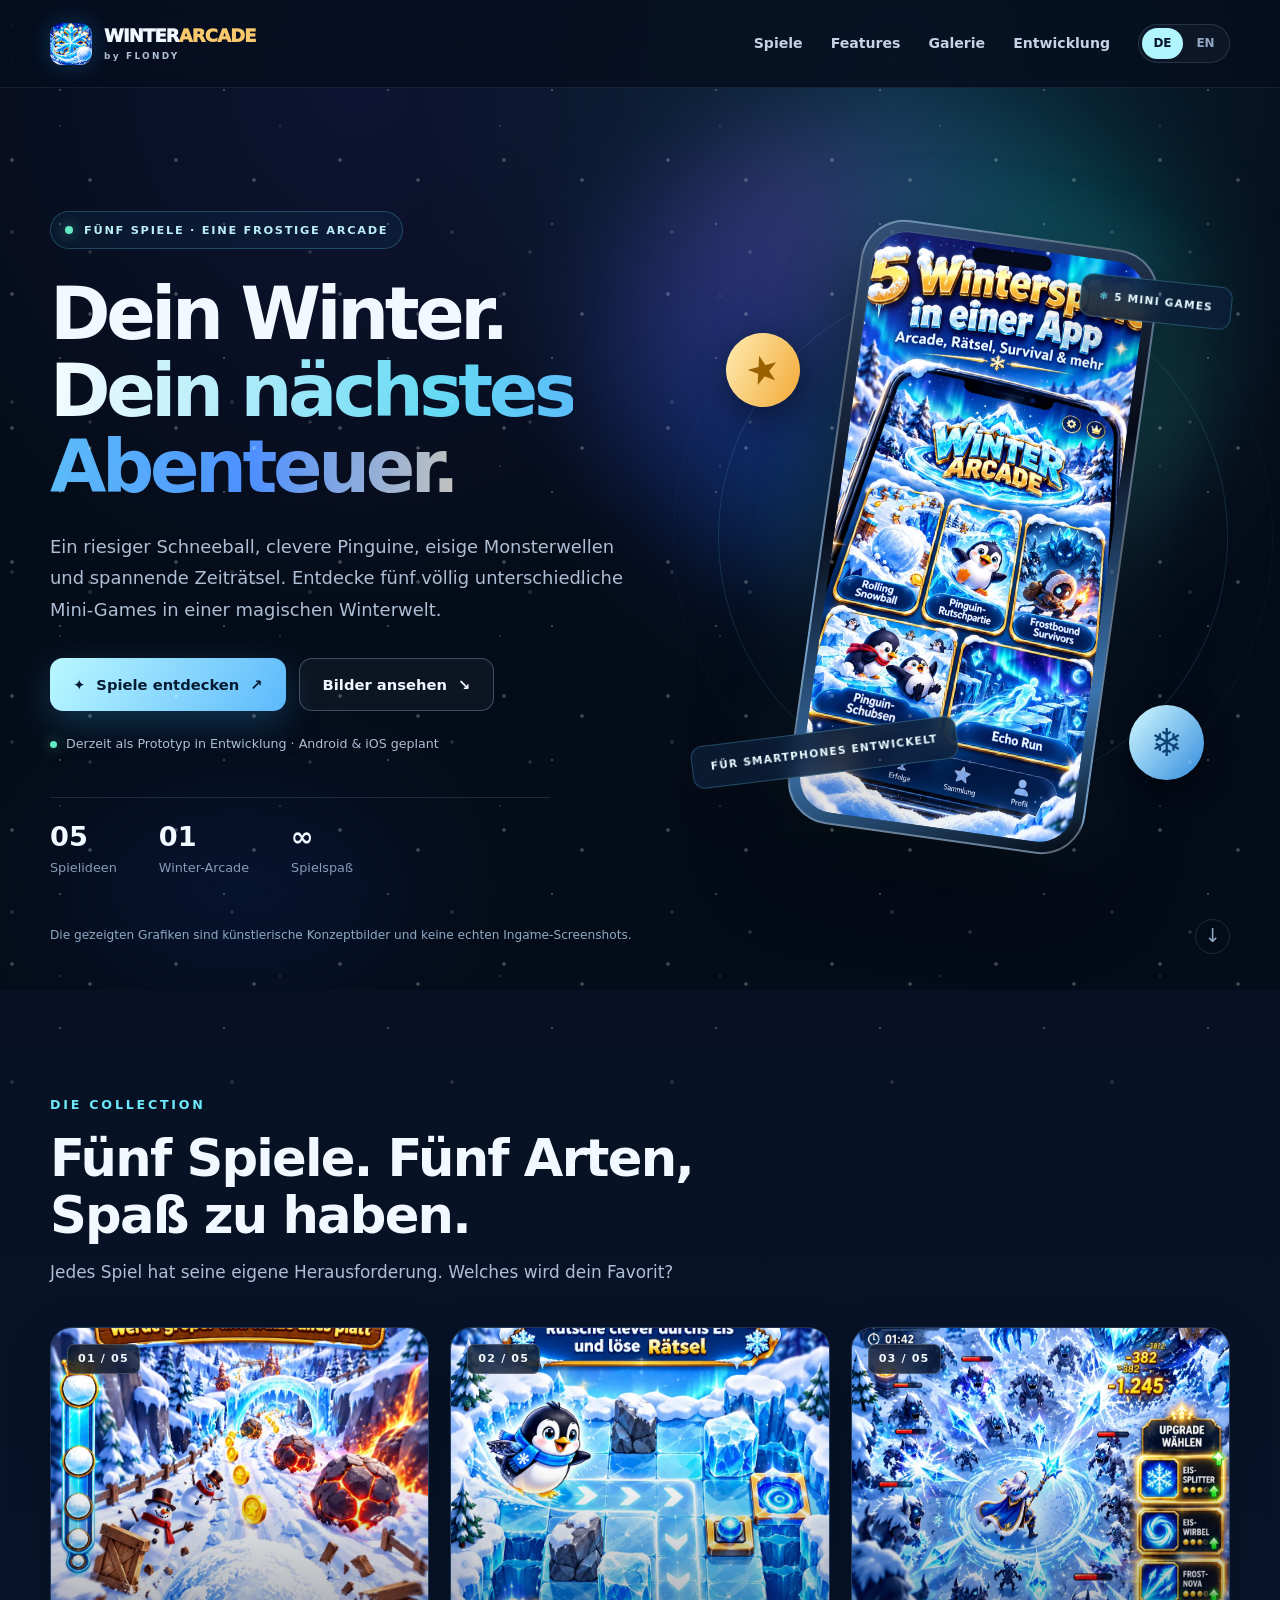
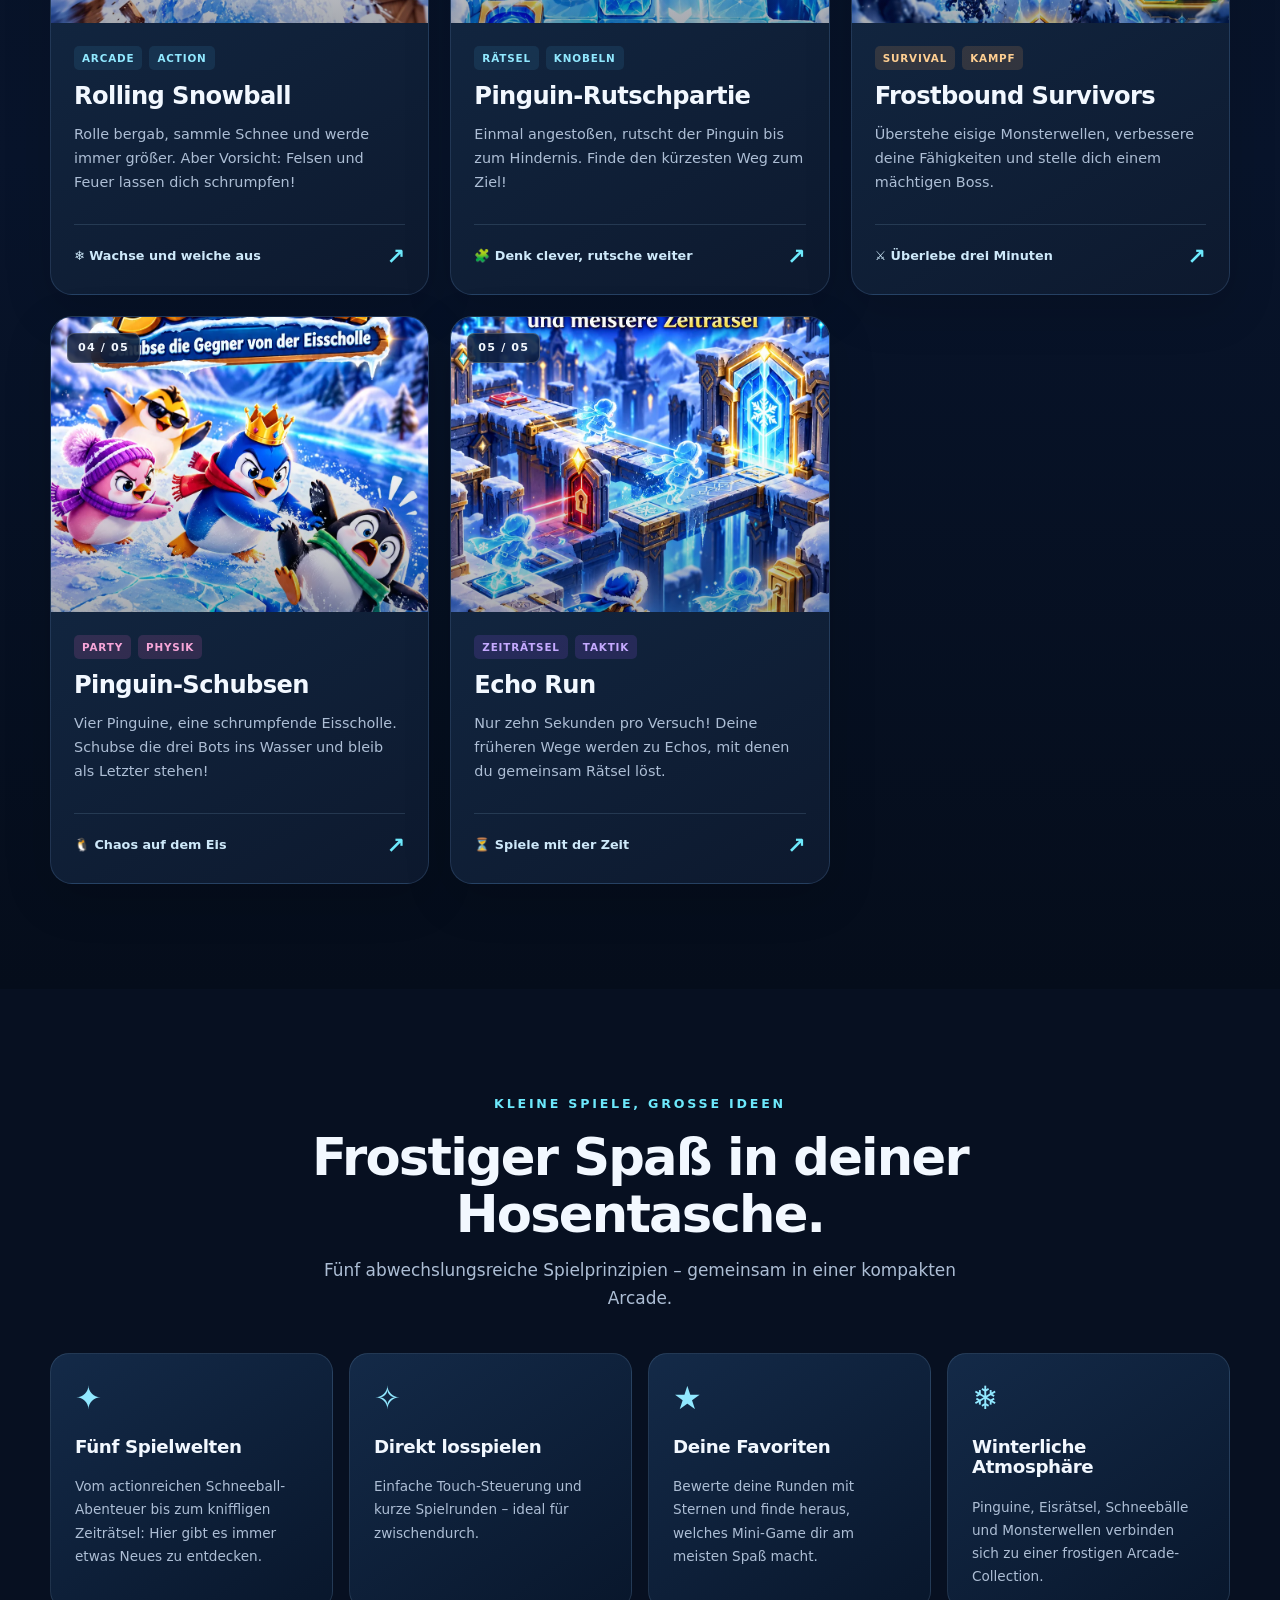
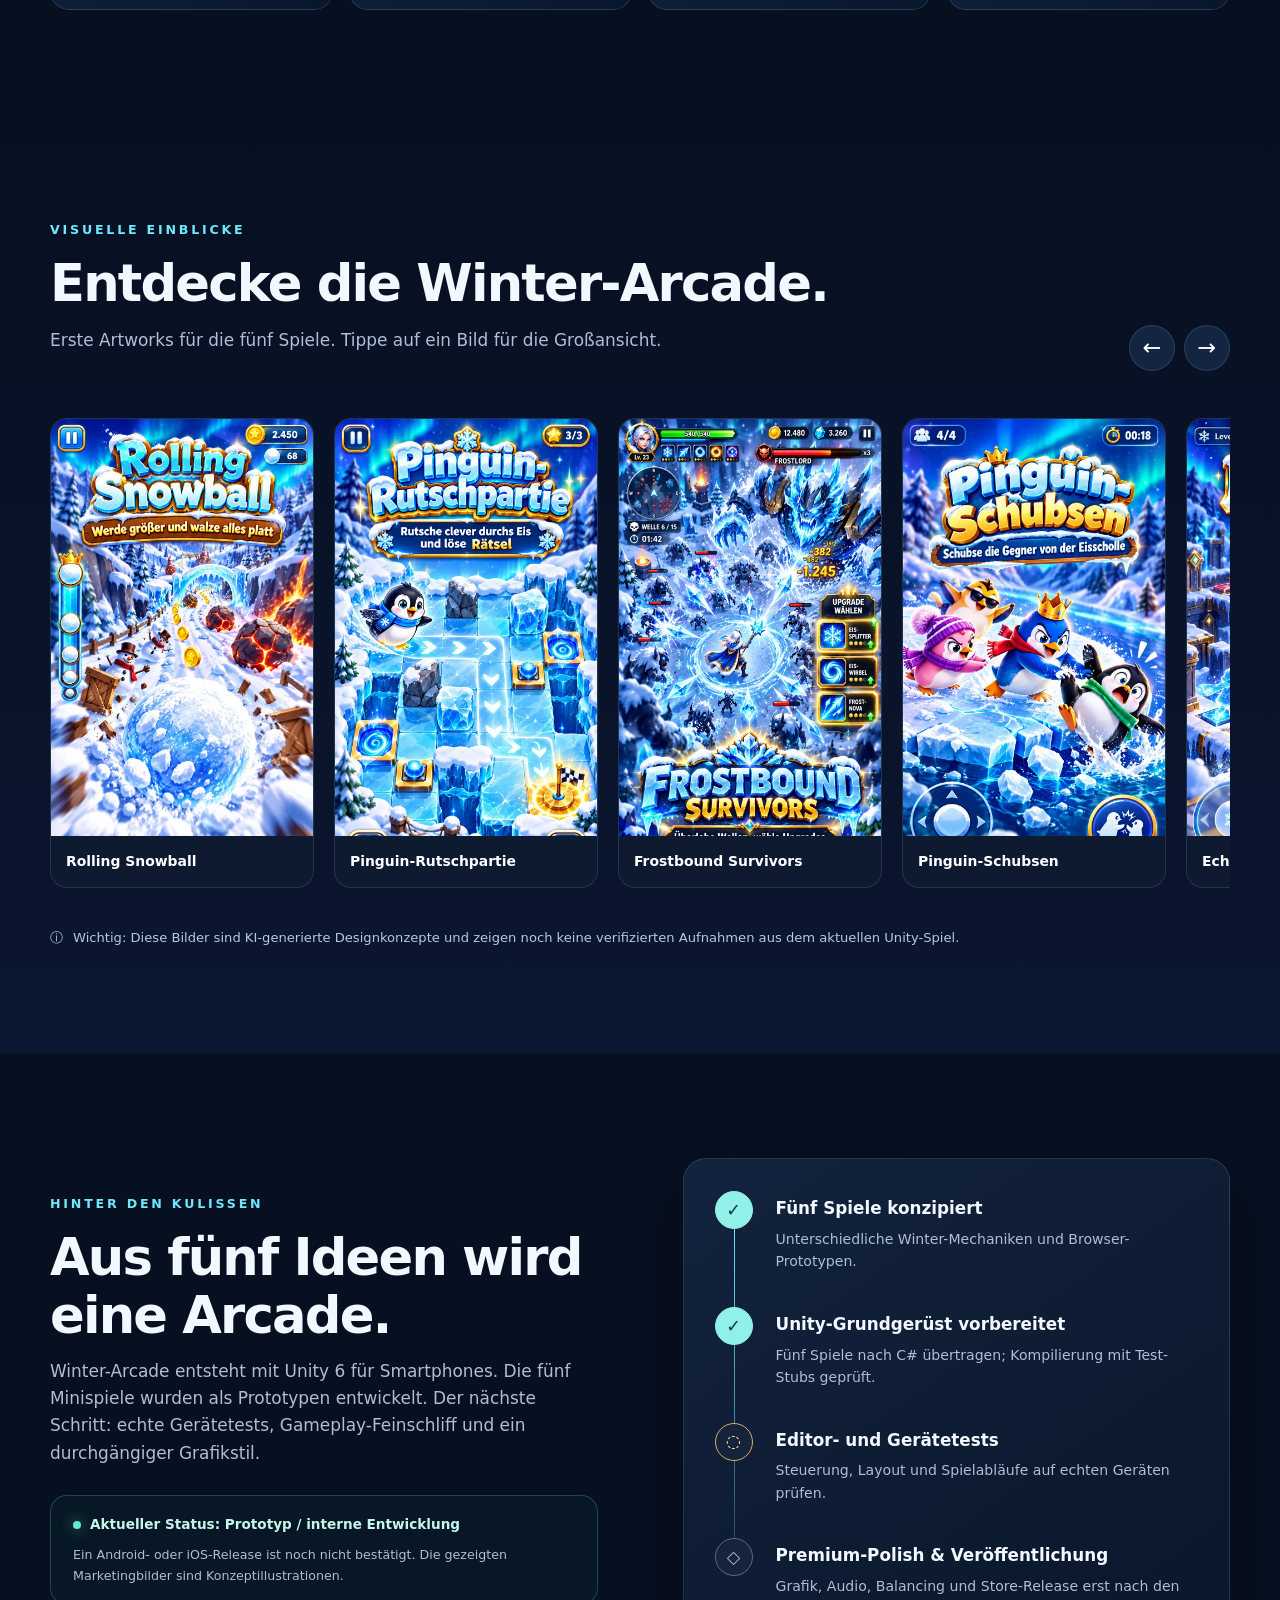
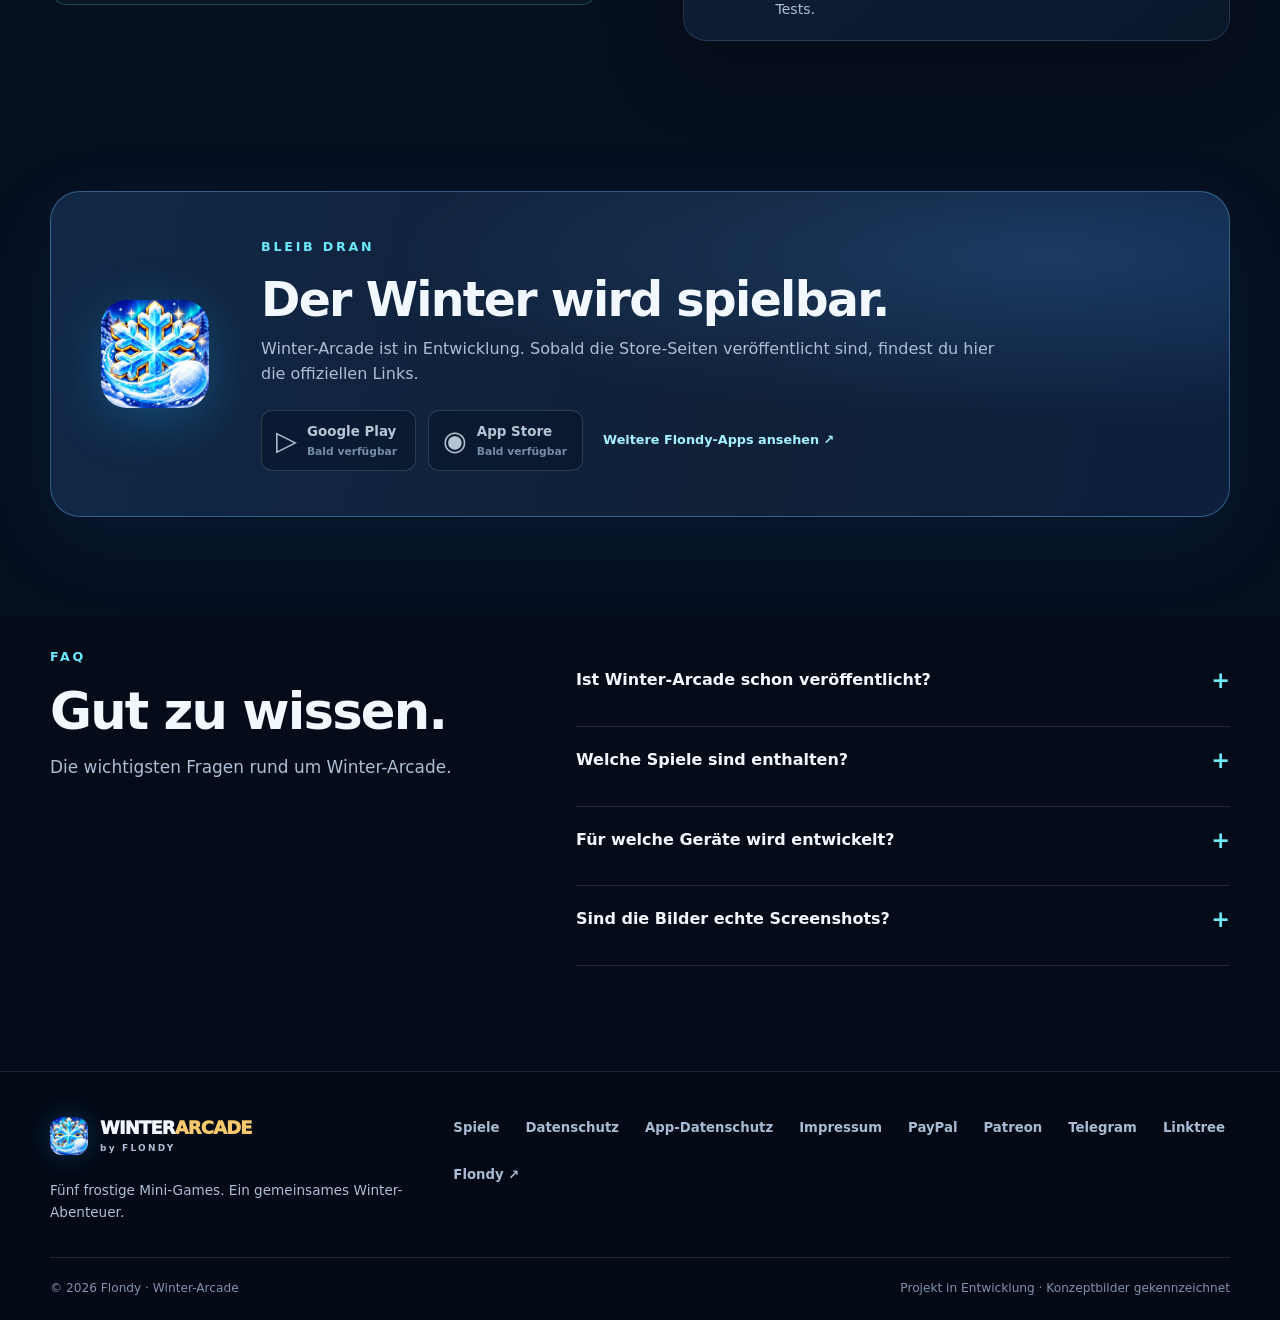
<file: index.html>
<!doctype html>
<html lang="de">
<head>
  <meta charset="utf-8">
  <meta name="viewport" content="width=device-width,initial-scale=1,viewport-fit=cover">
  <meta name="theme-color" content="#071125">
  <meta name="color-scheme" content="dark">
  <meta name="description" content="Winter-Arcade: Fünf eigenständige Winter-Minispiele voller Action, Pinguin-Spaß, Eisrätsel und Zeit-Challenges. Ein Mobile-Game-Projekt von Flondy.">
  <meta property="og:type" content="website">
  <meta property="og:title" content="Winter-Arcade – Fünf Winterspiele. Ein Abenteuer.">
  <meta property="og:description" content="Entdecke Rolling Snowball, Pinguin-Rutschpartie, Frostbound Survivors, Pinguin-Schubsen und Echo Run.">
  <meta property="og:image" content="assets/winter-arcade-banner.webp">
  <meta name="twitter:card" content="summary_large_image">
  <link rel="icon" href="assets/favicon.png" type="image/png">
  <link rel="stylesheet" href="css/style.css">
  <title>Winter-Arcade | Fünf Winterspiele, ein Abenteuer</title>
</head>
<body data-page="home">
  <a class="skip-link" href="#main" data-i18n="skip">Zum Inhalt springen</a>
  <div class="snow-layer snow-layer-one" aria-hidden="true"></div><div class="snow-layer snow-layer-two" aria-hidden="true"></div>
  <header class="site-header" id="top">
    <div class="container header-inner">
      <a class="brand" href="index.html" aria-label="Winter-Arcade Startseite"><img src="assets/winter-arcade-icon.webp" alt="" width="42" height="42"><span>WINTER<span class="brand-gold">ARCADE</span><small>by FLONDY</small></span></a>
      <button class="menu-toggle" type="button" aria-label="Menü öffnen" aria-expanded="false" aria-controls="primary-nav"><span></span><span></span><span></span></button>
      <nav class="nav-links" id="primary-nav" aria-label="Hauptnavigation">
        <a href="#spiele" data-i18n="navGames">Spiele</a><a href="#features" data-i18n="navFeatures">Features</a><a href="#galerie" data-i18n="navGallery">Galerie</a><a href="#entwicklung" data-i18n="navStatus">Entwicklung</a>
        <div class="lang-toggle" role="group" aria-label="Sprache / Language"><button type="button" data-set-lang="de" aria-pressed="true">DE</button><button type="button" data-set-lang="en" aria-pressed="false">EN</button></div>
      </nav>
    </div>
  </header>
  <main id="main">
    <section class="hero section" aria-labelledby="hero-title">
      <div class="aurora aurora-one" aria-hidden="true"></div><div class="aurora aurora-two" aria-hidden="true"></div>
      <div class="container hero-grid">
        <div class="hero-content">
          <div class="eyebrow"><span class="pulse-dot"></span><span data-i18n="heroEyebrow">FÜNF SPIELE · EINE FROSTIGE ARCADE</span></div>
          <h1 id="hero-title"><span data-i18n="heroLine1">Dein Winter.</span><br><span class="gradient-text" data-i18n="heroLine2">Dein nächstes Abenteuer.</span></h1>
          <p class="hero-lead" data-i18n="heroCopy">Ein riesiger Schneeball, clevere Pinguine, eisige Monsterwellen und spannende Zeiträtsel. Entdecke fünf völlig unterschiedliche Mini-Games in einer magischen Winterwelt.</p>
          <div class="hero-actions"><a class="btn btn-primary" href="#spiele"><span aria-hidden="true">✦</span><span data-i18n="heroExplore">Spiele entdecken</span><span aria-hidden="true">↗</span></a><a class="btn btn-outline" href="#galerie"><span data-i18n="heroGallery">Bilder ansehen</span><span aria-hidden="true">↘</span></a></div>
          <div class="hero-note"><span class="status-light"></span><span data-i18n="heroStatus">Derzeit als Prototyp in Entwicklung · Android & iOS geplant</span></div>
          <div class="hero-metrics" aria-label="Highlights"><div><b>05</b><span data-i18n="metricGames">Spielideen</span></div><div><b>01</b><span data-i18n="metricWorld">Winter-Arcade</span></div><div><b>∞</b><span data-i18n="metricFun">Spielspaß</span></div></div>
        </div>
        <div class="hero-visual">
          <div class="halo halo-a"></div><div class="halo halo-b"></div>
          <div class="orbit-label orbit-one"><span aria-hidden="true">❄</span> 5 MINI GAMES</div>
          <div class="phone"><div class="phone-speaker"></div><div class="phone-screen"><img src="assets/menu-preview.webp" alt="Konzeptbild des Winter-Arcade-Spielmenüs mit den fünf Winterspielen" width="941" height="1672" fetchpriority="high"></div><div class="phone-reflection"></div></div>
          <div class="floating-token token-star" aria-hidden="true">★</div><div class="floating-token token-flake" aria-hidden="true">❄</div>
          <div class="orbit-label orbit-two" data-i18n="heroPortrait">FÜR SMARTPHONES ENTWICKELT</div>
        </div>
      </div>
      <div class="hero-bottom container"><span data-i18n="conceptDisclaimer">Die gezeigten Grafiken sind künstlerische Konzeptbilder und keine echten Ingame-Screenshots.</span><a href="#spiele" aria-label="Zu den Spielen scrollen" class="scroll-hint">↓</a></div>
    </section>
    <section class="section games-section" id="spiele" aria-labelledby="games-title">
      <div class="container"><div class="section-heading"><span class="section-kicker" data-i18n="gamesKicker">DIE COLLECTION</span><h2 id="games-title" data-i18n="gamesTitle">Fünf Spiele. Fünf Arten, Spaß zu haben.</h2><p data-i18n="gamesIntro">Jedes Spiel hat seine eigene Herausforderung. Welches wird dein Favorit?</p></div>
      <div class="games-grid">
        <article class="game-card snowball"><div class="game-photo"><img src="assets/rolling-snowball.webp" loading="lazy" alt="Konzeptvisualisierung von Rolling Snowball: ein riesiger Schneeball rollt durch eine verschneite Landschaft"><span class="game-number">01 / 05</span></div><div class="game-info"><div class="game-tags"><span data-i18n="tagArcade">ARCADE</span><span data-i18n="tagAction">ACTION</span></div><h3>Rolling Snowball</h3><p data-i18n="snowballCopy">Rolle bergab, sammle Schnee und werde immer größer. Aber Vorsicht: Felsen und Feuer lassen dich schrumpfen!</p><div class="game-footer"><span>❄ <span data-i18n="snowballFoot">Wachse und weiche aus</span></span><span class="small-arrow" aria-hidden="true">↗</span></div></div></article>
        <article class="game-card slide"><div class="game-photo"><img src="assets/pinguin-rutschpartie.webp" loading="lazy" alt="Konzeptvisualisierung eines Pinguins auf einem vereisten Rätselspielfeld"><span class="game-number">02 / 05</span></div><div class="game-info"><div class="game-tags"><span data-i18n="tagPuzzle">RÄTSEL</span><span data-i18n="tagBrain">KNOBELN</span></div><h3 data-i18n="slideTitle">Pinguin-Rutschpartie</h3><p data-i18n="slideCopy">Einmal angestoßen, rutscht der Pinguin bis zum Hindernis. Finde den kürzesten Weg zum Ziel!</p><div class="game-footer"><span>🧩 <span data-i18n="slideFoot">Denk clever, rutsche weiter</span></span><span class="small-arrow" aria-hidden="true">↗</span></div></div></article>
        <article class="game-card survivors"><div class="game-photo"><img src="assets/frostbound-survivors.webp" loading="lazy" alt="Konzeptvisualisierung von Frostbound Survivors mit Eisheld und magischen Monsterwellen"><span class="game-number">03 / 05</span></div><div class="game-info"><div class="game-tags"><span>SURVIVAL</span><span data-i18n="tagCombat">KAMPF</span></div><h3>Frostbound Survivors</h3><p data-i18n="survivorsCopy">Überstehe eisige Monsterwellen, verbessere deine Fähigkeiten und stelle dich einem mächtigen Boss.</p><div class="game-footer"><span>⚔ <span data-i18n="survivorsFoot">Überlebe drei Minuten</span></span><span class="small-arrow" aria-hidden="true">↗</span></div></div></article>
        <article class="game-card push"><div class="game-photo"><img src="assets/pinguin-schubsen.webp" loading="lazy" alt="Konzeptvisualisierung von Pinguin-Schubsen mit vier Pinguinen auf einer Eisscholle"><span class="game-number">04 / 05</span></div><div class="game-info"><div class="game-tags"><span>PARTY</span><span data-i18n="tagPhysics">PHYSIK</span></div><h3 data-i18n="pushTitle">Pinguin-Schubsen</h3><p data-i18n="pushCopy">Vier Pinguine, eine schrumpfende Eisscholle. Schubse die drei Bots ins Wasser und bleib als Letzter stehen!</p><div class="game-footer"><span>🐧 <span data-i18n="pushFoot">Chaos auf dem Eis</span></span><span class="small-arrow" aria-hidden="true">↗</span></div></div></article>
        <article class="game-card echo"><div class="game-photo"><img src="assets/echo-run.webp" loading="lazy" alt="Konzeptvisualisierung von Echo Run mit leuchtenden Geisterfiguren auf schwebenden Eisplattformen"><span class="game-number">05 / 05</span></div><div class="game-info"><div class="game-tags"><span data-i18n="tagTime">ZEITRÄTSEL</span><span data-i18n="tagStrategy">TAKTIK</span></div><h3>Echo Run</h3><p data-i18n="echoCopy">Nur zehn Sekunden pro Versuch! Deine früheren Wege werden zu Echos, mit denen du gemeinsam Rätsel löst.</p><div class="game-footer"><span>⏳ <span data-i18n="echoFoot">Spiele mit der Zeit</span></span><span class="small-arrow" aria-hidden="true">↗</span></div></div></article>
      </div>
      </div>
    </section>
    <section class="section feature-section" id="features" aria-labelledby="features-title"><div class="container"><div class="section-heading center"><span class="section-kicker" data-i18n="featuresKicker">KLEINE SPIELE, GROSSE IDEEN</span><h2 id="features-title" data-i18n="featuresTitle">Frostiger Spaß in deiner Hosentasche.</h2><p data-i18n="featuresIntro">Fünf abwechslungsreiche Spielprinzipien – gemeinsam in einer kompakten Arcade.</p></div><div class="features-grid">
      <div class="feature-panel"><span class="feature-icon">✦</span><h3 data-i18n="feature1Title">Fünf Spielwelten</h3><p data-i18n="feature1Text">Vom actionreichen Schneeball-Abenteuer bis zum kniffligen Zeiträtsel: Hier gibt es immer etwas Neues zu entdecken.</p></div>
      <div class="feature-panel"><span class="feature-icon">✧</span><h3 data-i18n="feature2Title">Direkt losspielen</h3><p data-i18n="feature2Text">Einfache Touch-Steuerung und kurze Spielrunden – ideal für zwischendurch.</p></div>
      <div class="feature-panel"><span class="feature-icon">★</span><h3 data-i18n="feature3Title">Deine Favoriten</h3><p data-i18n="feature3Text">Bewerte deine Runden mit Sternen und finde heraus, welches Mini-Game dir am meisten Spaß macht.</p></div>
      <div class="feature-panel"><span class="feature-icon">❄</span><h3 data-i18n="feature4Title">Winterliche Atmosphäre</h3><p data-i18n="feature4Text">Pinguine, Eisrätsel, Schneebälle und Monsterwellen verbinden sich zu einer frostigen Arcade-Collection.</p></div>
      </div></div></section>
    <section class="section showcase-section" id="galerie" aria-labelledby="gallery-title"><div class="container"><div class="section-heading heading-row"><div><span class="section-kicker" data-i18n="galleryKicker">VISUELLE EINBLICKE</span><h2 id="gallery-title" data-i18n="galleryTitle">Entdecke die Winter-Arcade.</h2><p data-i18n="galleryIntro">Erste Artworks für die fünf Spiele. Tippe auf ein Bild für die Großansicht.</p></div><div class="gallery-arrows"><button class="circle-btn" type="button" id="gallery-prev" aria-label="Vorheriges Bild">←</button><button class="circle-btn" type="button" id="gallery-next" aria-label="Nächstes Bild">→</button></div></div><div class="gallery-track" id="gallery-track">
        <button class="gallery-tile" type="button" data-full="assets/rolling-snowball.webp" data-alt="Rolling Snowball – Konzeptbild"><img loading="lazy" src="assets/rolling-snowball.webp" alt="Rolling Snowball Konzeptbild"><span>Rolling Snowball</span></button>
        <button class="gallery-tile" type="button" data-full="assets/pinguin-rutschpartie.webp" data-alt="Pinguin-Rutschpartie – Konzeptbild"><img loading="lazy" src="assets/pinguin-rutschpartie.webp" alt="Pinguin-Rutschpartie Konzeptbild"><span data-i18n="slideTitle">Pinguin-Rutschpartie</span></button>
        <button class="gallery-tile" type="button" data-full="assets/frostbound-survivors.webp" data-alt="Frostbound Survivors – Konzeptbild"><img loading="lazy" src="assets/frostbound-survivors.webp" alt="Frostbound Survivors Konzeptbild"><span>Frostbound Survivors</span></button>
        <button class="gallery-tile" type="button" data-full="assets/pinguin-schubsen.webp" data-alt="Pinguin-Schubsen – Konzeptbild"><img loading="lazy" src="assets/pinguin-schubsen.webp" alt="Pinguin-Schubsen Konzeptbild"><span data-i18n="pushTitle">Pinguin-Schubsen</span></button>
        <button class="gallery-tile" type="button" data-full="assets/echo-run.webp" data-alt="Echo Run – Konzeptbild"><img loading="lazy" src="assets/echo-run.webp" alt="Echo Run Konzeptbild"><span>Echo Run</span></button>
      </div><p class="gallery-disclaimer"><span aria-hidden="true">ⓘ</span> <span data-i18n="galleryDisclaimer">Wichtig: Diese Bilder sind KI-generierte Designkonzepte und zeigen noch keine verifizierten Aufnahmen aus dem aktuellen Unity-Spiel.</span></p></div></section>
    <section class="section dev-section" id="entwicklung" aria-labelledby="dev-title"><div class="container dev-grid"><div><span class="section-kicker" data-i18n="devKicker">HINTER DEN KULISSEN</span><h2 id="dev-title" data-i18n="devTitle">Aus fünf Ideen wird eine Arcade.</h2><p data-i18n="devText">Winter-Arcade entsteht mit Unity 6 für Smartphones. Die fünf Minispiele wurden als Prototypen entwickelt. Der nächste Schritt: echte Gerätetests, Gameplay-Feinschliff und ein durchgängiger Grafikstil.</p><div class="status-block"><span class="status-label"><span class="status-light"></span><span data-i18n="devState">Aktueller Status: Prototyp / interne Entwicklung</span></span><p data-i18n="devCaveat">Ein Android- oder iOS-Release ist noch nicht bestätigt. Die gezeigten Marketingbilder sind Konzeptillustrationen.</p></div></div><div class="roadmap"><div class="roadmap-item done"><span class="roadmap-marker">✓</span><div><strong data-i18n="road1Title">Fünf Spiele konzipiert</strong><p data-i18n="road1Text">Unterschiedliche Winter-Mechaniken und Browser-Prototypen.</p></div></div><div class="roadmap-item done"><span class="roadmap-marker">✓</span><div><strong data-i18n="road2Title">Unity-Grundgerüst vorbereitet</strong><p data-i18n="road2Text">Fünf Spiele nach C# übertragen; Kompilierung mit Test-Stubs geprüft.</p></div></div><div class="roadmap-item active"><span class="roadmap-marker">◌</span><div><strong data-i18n="road3Title">Editor- und Gerätetests</strong><p data-i18n="road3Text">Steuerung, Layout und Spielabläufe auf echten Geräten prüfen.</p></div></div><div class="roadmap-item"><span class="roadmap-marker">◇</span><div><strong data-i18n="road4Title">Premium-Polish & Veröffentlichung</strong><p data-i18n="road4Text">Grafik, Audio, Balancing und Store-Release erst nach den Tests.</p></div></div></div></div></section>
    <section class="section cta-section" aria-labelledby="cta-title"><div class="container"><div class="cta-card"><img src="assets/winter-arcade-icon.webp" alt="Winter-Arcade Schneeflocken-Symbol" width="108" height="108" loading="lazy"><div><span class="section-kicker" data-i18n="ctaKicker">BLEIB DRAN</span><h2 id="cta-title" data-i18n="ctaTitle">Der Winter wird spielbar.</h2><p data-i18n="ctaText">Winter-Arcade ist in Entwicklung. Sobald die Store-Seiten veröffentlicht sind, findest du hier die offiziellen Links.</p><div class="store-actions"><span class="store-pill" aria-label="Google Play noch nicht verfügbar"><span class="store-logo">▷</span><span>Google Play<small data-i18n="comingSoon">Bald verfügbar</small></span></span><span class="store-pill" aria-label="App Store noch nicht verfügbar"><span class="store-logo">◉</span><span>App Store<small data-i18n="comingSoon">Bald verfügbar</small></span></span><a class="studio-link" href="https://flondy.github.io/app-store/" target="_blank" rel="noopener noreferrer"><span data-i18n="studioLink">Weitere Flondy-Apps ansehen</span> ↗</a></div></div></div></div></section>
    <section class="section faq-section" id="faq" aria-labelledby="faq-title"><div class="container faq-grid"><div><span class="section-kicker">FAQ</span><h2 id="faq-title" data-i18n="faqTitle">Gut zu wissen.</h2><p data-i18n="faqSubtitle">Die wichtigsten Fragen rund um Winter-Arcade.</p></div><div class="faq-items"><details><summary data-i18n="faq1Q">Ist Winter-Arcade schon veröffentlicht?</summary><p data-i18n="faq1A">Nein. Das Projekt befindet sich in der Prototyp- und Testphase. Offizielle Downloadlinks folgen erst nach einer bestätigten Veröffentlichung.</p></details><details><summary data-i18n="faq2Q">Welche Spiele sind enthalten?</summary><p data-i18n="faq2A">Rolling Snowball, Pinguin-Rutschpartie, Frostbound Survivors, Pinguin-Schubsen und Echo Run.</p></details><details><summary data-i18n="faq3Q">Für welche Geräte wird entwickelt?</summary><p data-i18n="faq3A">Geplant sind Android- und iOS-Smartphones im Hochformat. Der aktuelle Entwicklungsstand ist ein Unity-6-Prototyp.</p></details><details><summary data-i18n="faq4Q">Sind die Bilder echte Screenshots?</summary><p data-i18n="faq4A">Nein. Die gezeigten Premium-Grafiken sind Konzeptillustrationen. Sie zeigen die gewünschte Designrichtung und noch nicht die nachweislich getestete Spielgrafik.</p></details></div></div></section>
  </main>
  <footer class="footer"><div class="container footer-grid"><div><a class="brand footer-brand" href="index.html"><img src="assets/winter-arcade-icon.webp" alt="" width="38" height="38"><span>WINTER<span class="brand-gold">ARCADE</span><small>by FLONDY</small></span></a><p data-i18n="footerText">Fünf frostige Mini-Games. Ein gemeinsames Winter-Abenteuer.</p></div><div class="footer-links"><a href="#spiele" data-i18n="navGames">Spiele</a><a href="datenschutz.html" data-preserve-lang data-i18n="privacy">Datenschutz</a><a href="app-datenschutz.html" data-preserve-lang data-i18n="appPrivacy">App-Datenschutz</a><a href="https://flondy.github.io/app-store/impressum.html" data-i18n="imprint">Impressum</a><a href="https://www.paypal.com/paypalme/MSingle72" target="_blank" rel="noopener">PayPal</a><a href="https://www.patreon.com/cw/Flondy" target="_blank" rel="noopener">Patreon</a><a href="https://t.me/Flondy" target="_blank" rel="noopener">Telegram</a><a href="https://linktr.ee/flondy" target="_blank" rel="noopener">Linktree</a><a href="https://flondy.github.io/app-store/" target="_blank" rel="noopener noreferrer">Flondy ↗</a></div></div><div class="container footer-bottom"><span>© 2026 Flondy · Winter-Arcade</span><span data-i18n="footerStatus">Projekt in Entwicklung · Konzeptbilder gekennzeichnet</span></div></footer>
  <dialog id="lightbox" class="lightbox"><button id="close-lightbox" class="lightbox-close" aria-label="Bild schließen" type="button">×</button><figure><img id="lightbox-image" src="assets/rolling-snowball.webp" alt=""><figcaption id="lightbox-caption"></figcaption></figure></dialog>
  <script src="js/main.js" defer></script>
</body>
</html>
</file>
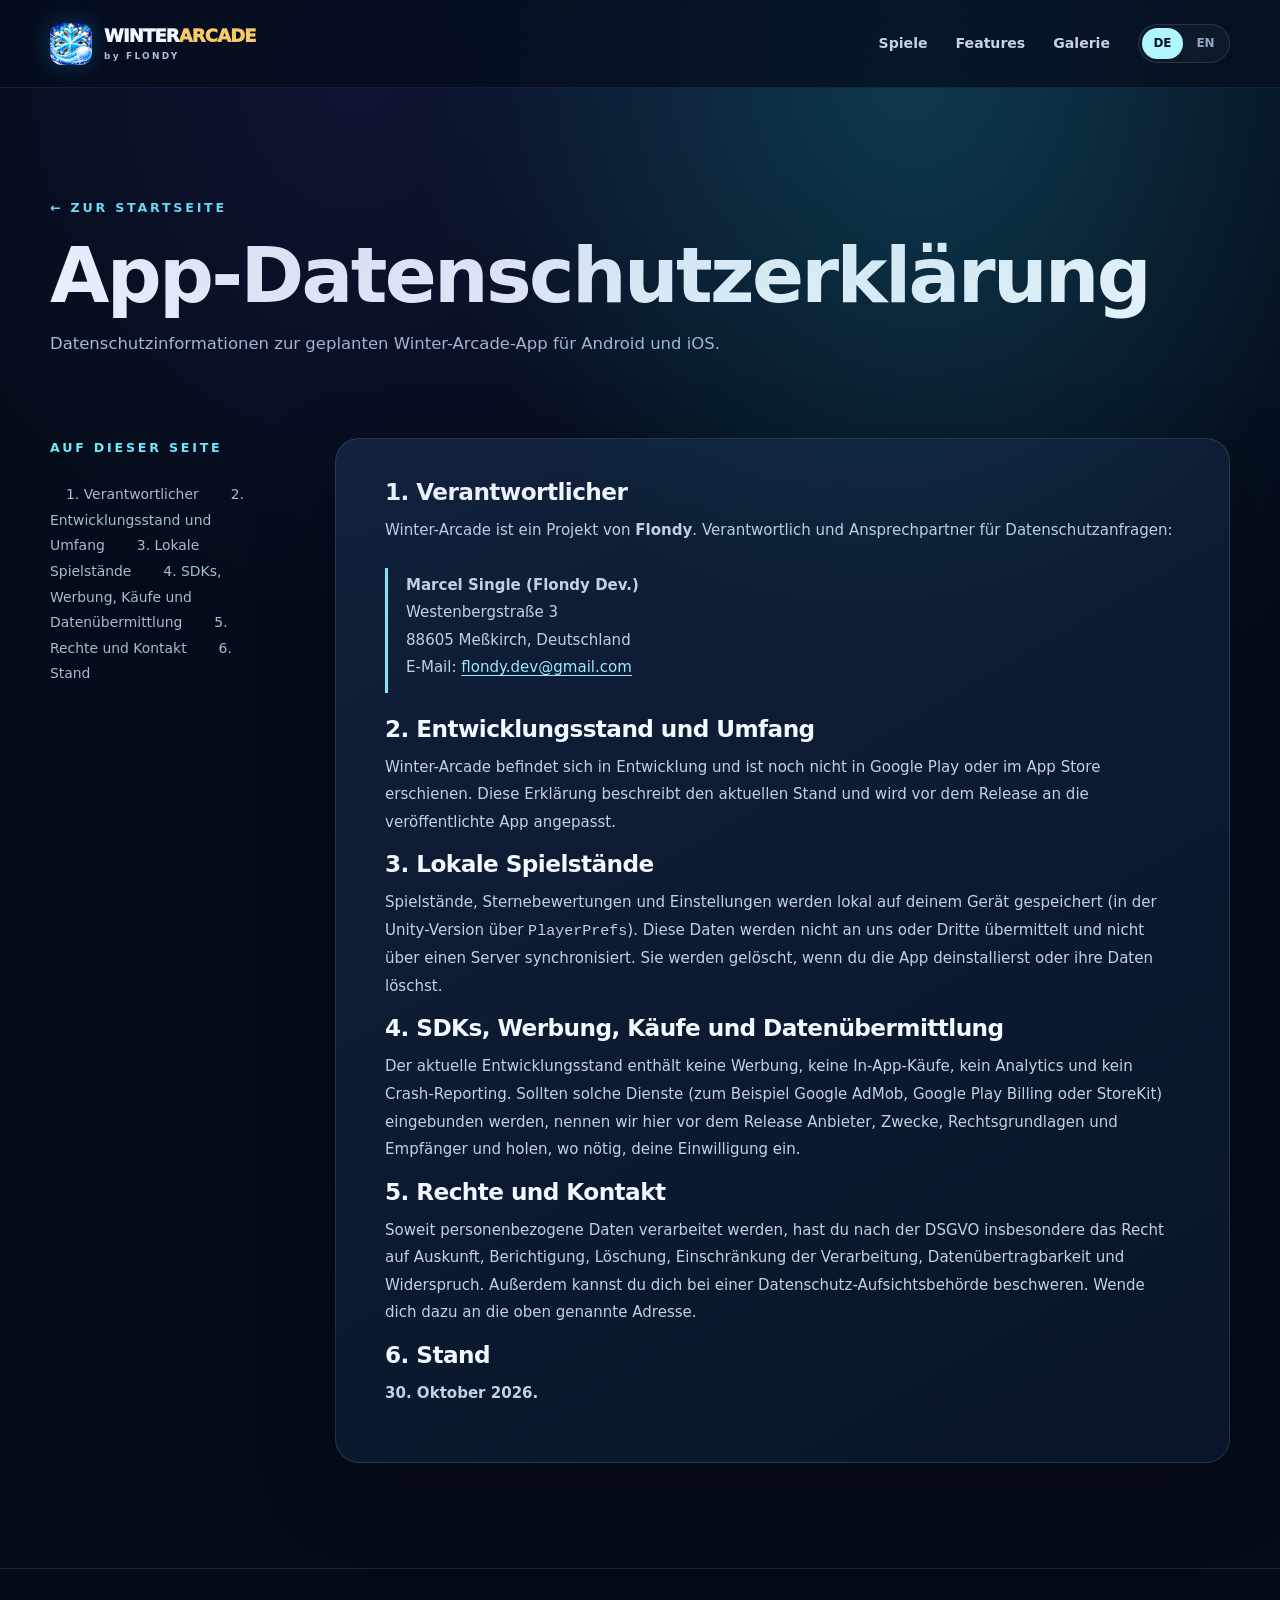
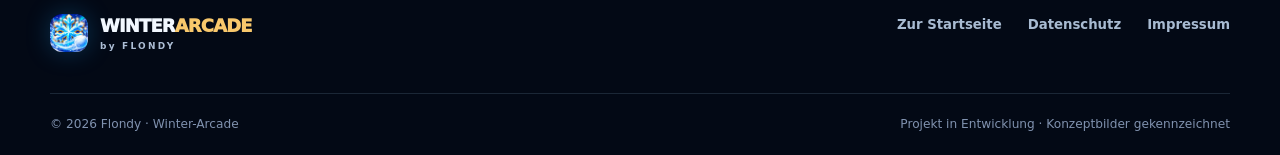
<file: app-datenschutz.html>
<!DOCTYPE html>

<html lang="de"><head><meta charset="utf-8"/><meta content="width=device-width,initial-scale=1,viewport-fit=cover" name="viewport"/><meta content="#071125" name="theme-color"/><meta content="dark" name="color-scheme"/><meta content="Datenschutzerklärung von Winter-Arcade, einem Mobile-Game-Projekt von Flondy." name="description"/><link href="assets/favicon.png" rel="icon" type="image/png"/><link href="css/style.css" rel="stylesheet"/><title>App-Datenschutzerklärung | Winter-Arcade</title></head>
<body class="legal-page" data-page="appprivacy"><a class="skip-link" data-i18n="skip" href="#main">Zum Inhalt springen</a>
<header class="site-header"><div class="container header-inner"><a aria-label="Winter-Arcade Startseite" class="brand" data-preserve-lang="" href="index.html"><img alt="" height="42" src="assets/winter-arcade-icon.webp" width="42"/><span>WINTER<span class="brand-gold">ARCADE</span><small>by FLONDY</small></span></a><button aria-controls="primary-nav" aria-expanded="false" aria-label="Menü öffnen" class="menu-toggle" type="button"><span></span><span></span><span></span></button><nav aria-label="Hauptnavigation" class="nav-links" id="primary-nav"><a data-i18n="navGames" href="index.html#spiele">Spiele</a><a data-i18n="navFeatures" href="index.html#features">Features</a><a data-i18n="navGallery" href="index.html#galerie">Galerie</a><div aria-label="Sprache / Language" class="lang-toggle" role="group"><button aria-pressed="true" data-set-lang="de" type="button">DE</button><button aria-pressed="false" data-set-lang="en" type="button">EN</button></div></nav></div></header>
<main id="main"><div class="container legal-hero"><a class="section-kicker" data-preserve-lang="" href="index.html">← <span data-i18n="legalBack">Zur Startseite</span></a><h1 data-i18n="legalAppprivacyTitle">App-Datenschutzerklärung</h1><p data-i18n="legalAppprivacyLead">Vorläufige Informationen zur geplanten Winter-Arcade-App für Android und iOS. Vor einem Release sind alle Datenflüsse und SDKs zu überprüfen.</p></div><div class="legal-content"><div class="container legal-layout"><nav aria-label="Inhaltsverzeichnis" class="legal-side"><span class="section-kicker" data-i18n="legalToc">Auf dieser Seite</span><div data-lang-toc="de"><a href="#app-verantwortlicher">1. Verantwortlicher</a><a href="#app-status">2. Entwicklungsstand und Umfang</a><a href="#app-lokal">3. Lokale Spielstände</a><a href="#app-sdks">4. SDKs, Werbung, Käufe und Datenübermittlung</a><a href="#app-rechte">5. Rechte und Kontakt</a><a href="#app-stand">6. Stand</a></div><div data-lang-toc="en" hidden=""><a href="#app-controller">1. Controller</a><a href="#app-statusen">2. Development stage</a><a href="#app-localen">3. Local game data</a><a href="#app-sdksen">4. SDKs, advertising, purchases and transfers</a><a href="#app-rightsen">5. Rights and contact</a><a href="#app-updateden">6. Last updated</a></div></nav><article class="legal-article"><div class="legal-block" data-langblock="de"><section id="app-verantwortlicher"><h2>1. Verantwortlicher</h2><p>Winter-Arcade ist ein Projekt von <strong>Flondy</strong>. Verantwortlich und Ansprechpartner für Datenschutzanfragen:</p><div class="legal-definition"><p><strong>Marcel Single (Flondy Dev.)</strong><br>Westenbergstraße 3<br>88605 Meßkirch, Deutschland<br>E-Mail: <a href="mailto:flondy.dev@gmail.com">flondy.dev@gmail.com</a></p></div></section><section id="app-status"><h2>2. Entwicklungsstand und Umfang</h2><p>Winter-Arcade befindet sich in Entwicklung und ist noch nicht in Google Play oder im App Store erschienen. Diese Erklärung beschreibt den aktuellen Stand und wird vor dem Release an die veröffentlichte App angepasst.</p></section><section id="app-lokal"><h2>3. Lokale Spielstände</h2><p>Spielstände, Sternebewertungen und Einstellungen werden lokal auf deinem Gerät gespeichert (in der Unity-Version über <code>PlayerPrefs</code>). Diese Daten werden nicht an uns oder Dritte übermittelt und nicht über einen Server synchronisiert. Sie werden gelöscht, wenn du die App deinstallierst oder ihre Daten löschst.</p></section><section id="app-sdks"><h2>4. SDKs, Werbung, Käufe und Datenübermittlung</h2><p>Der aktuelle Entwicklungsstand enthält keine Werbung, keine In-App-Käufe, kein Analytics und kein Crash-Reporting. Sollten solche Dienste (zum Beispiel Google AdMob, Google Play Billing oder StoreKit) eingebunden werden, nennen wir hier vor dem Release Anbieter, Zwecke, Rechtsgrundlagen und Empfänger und holen, wo nötig, deine Einwilligung ein.</p></section><section id="app-rechte"><h2>5. Rechte und Kontakt</h2><p>Soweit personenbezogene Daten verarbeitet werden, hast du nach der DSGVO insbesondere das Recht auf Auskunft, Berichtigung, Löschung, Einschränkung der Verarbeitung, Datenübertragbarkeit und Widerspruch. Außerdem kannst du dich bei einer Datenschutz-Aufsichtsbehörde beschweren. Wende dich dazu an die oben genannte Adresse.</p></section><section id="app-stand"><h2>6. Stand</h2><p><strong>30. Oktober 2026.</strong></p></section></div><div class="legal-block" data-langblock="en" hidden=""><section id="app-controller"><h2>1. Controller</h2><p>Winter-Arcade is a <strong>Flondy</strong> project. Controller and contact for privacy requests:</p><div class="legal-definition"><p><strong>Marcel Single (Flondy Dev.)</strong><br>Westenbergstraße 3<br>88605 Meßkirch, Germany<br>Email: <a href="mailto:flondy.dev@gmail.com">flondy.dev@gmail.com</a></p></div></section><section id="app-statusen"><h2>2. Development stage</h2><p>Winter-Arcade is in development and has not yet been released on Google Play or the App Store. This policy describes the current state and will be updated to match the released app before launch.</p></section><section id="app-localen"><h2>3. Local game data</h2><p>Game progress, star ratings and settings are stored locally on your device (via <code>PlayerPrefs</code> in the Unity version). This data is not sent to us or third parties and is not synced via a server. It is deleted when you uninstall the app or clear its data.</p></section><section id="app-sdksen"><h2>4. SDKs, advertising, purchases and transfers</h2><p>The current development build contains no advertising, no in-app purchases, no analytics and no crash reporting. If such services (for example Google AdMob, Google Play Billing or StoreKit) are added, we will list the providers, purposes, legal bases and recipients here before release and ask for your consent where required.</p></section><section id="app-rightsen"><h2>5. Rights and contact</h2><p>Where personal data is processed, the GDPR gives you in particular the rights of access, rectification, erasure, restriction, data portability and objection. You can also lodge a complaint with a data protection supervisory authority. Please use the contact details above.</p></section><section id="app-updateden"><h2>6. Last updated</h2><p><strong>30 October 2026.</strong></p></section></div></article></div></div></main>
<footer class="footer"><div class="container footer-grid"><div><a class="brand" data-preserve-lang="" href="index.html"><img alt="" height="38" src="assets/winter-arcade-icon.webp" width="38"/><span>WINTER<span class="brand-gold">ARCADE</span><small>by FLONDY</small></span></a></div><div class="footer-links"><a data-i18n="legalBack" data-preserve-lang="" href="index.html">Zur Startseite</a><a data-i18n="privacy" data-preserve-lang="" href="datenschutz.html">Datenschutz</a><a data-i18n="imprint" data-preserve-lang="" href="https://flondy.github.io/app-store/impressum.html">Impressum</a></div></div><div class="container footer-bottom"><span>© 2026 Flondy · Winter-Arcade</span><span data-i18n="footerStatus">Projekt in Entwicklung · Konzeptbilder gekennzeichnet</span></div></footer><script defer="" src="js/main.js"></script></body></html>
</file>
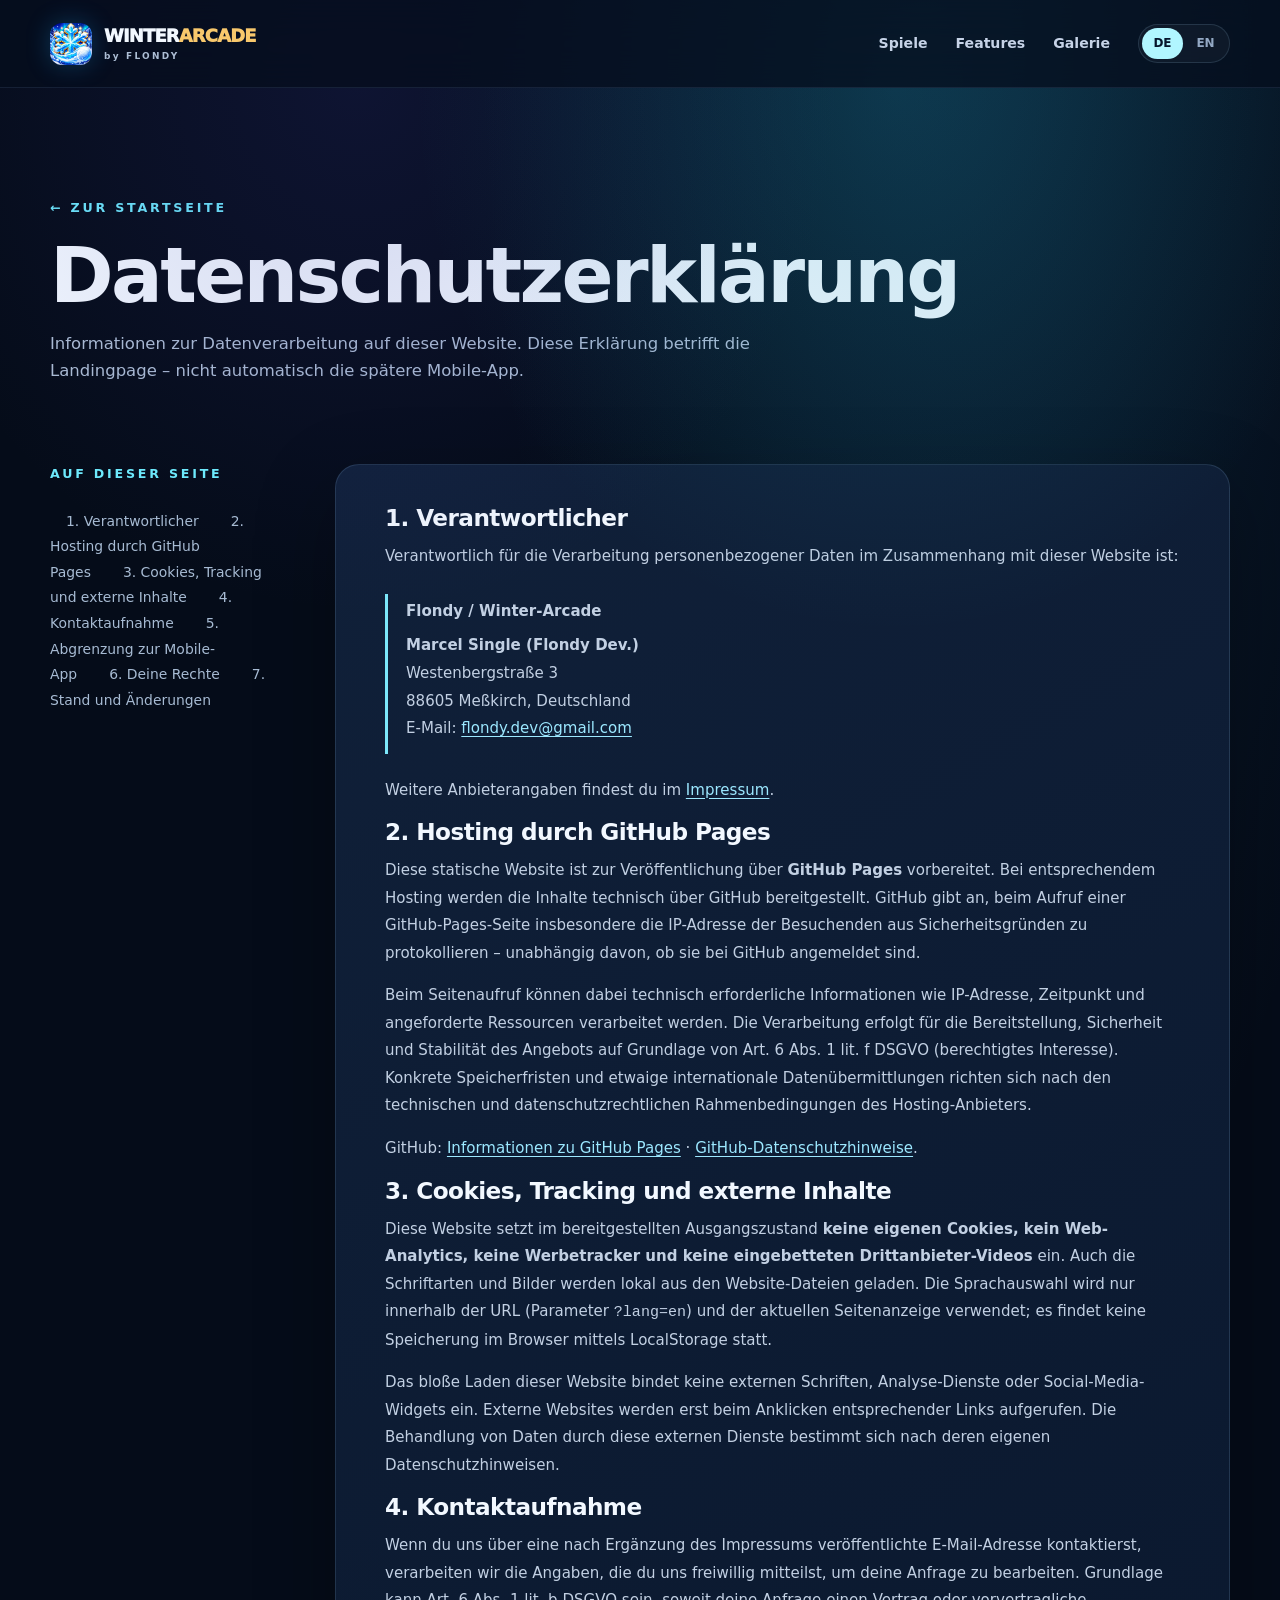
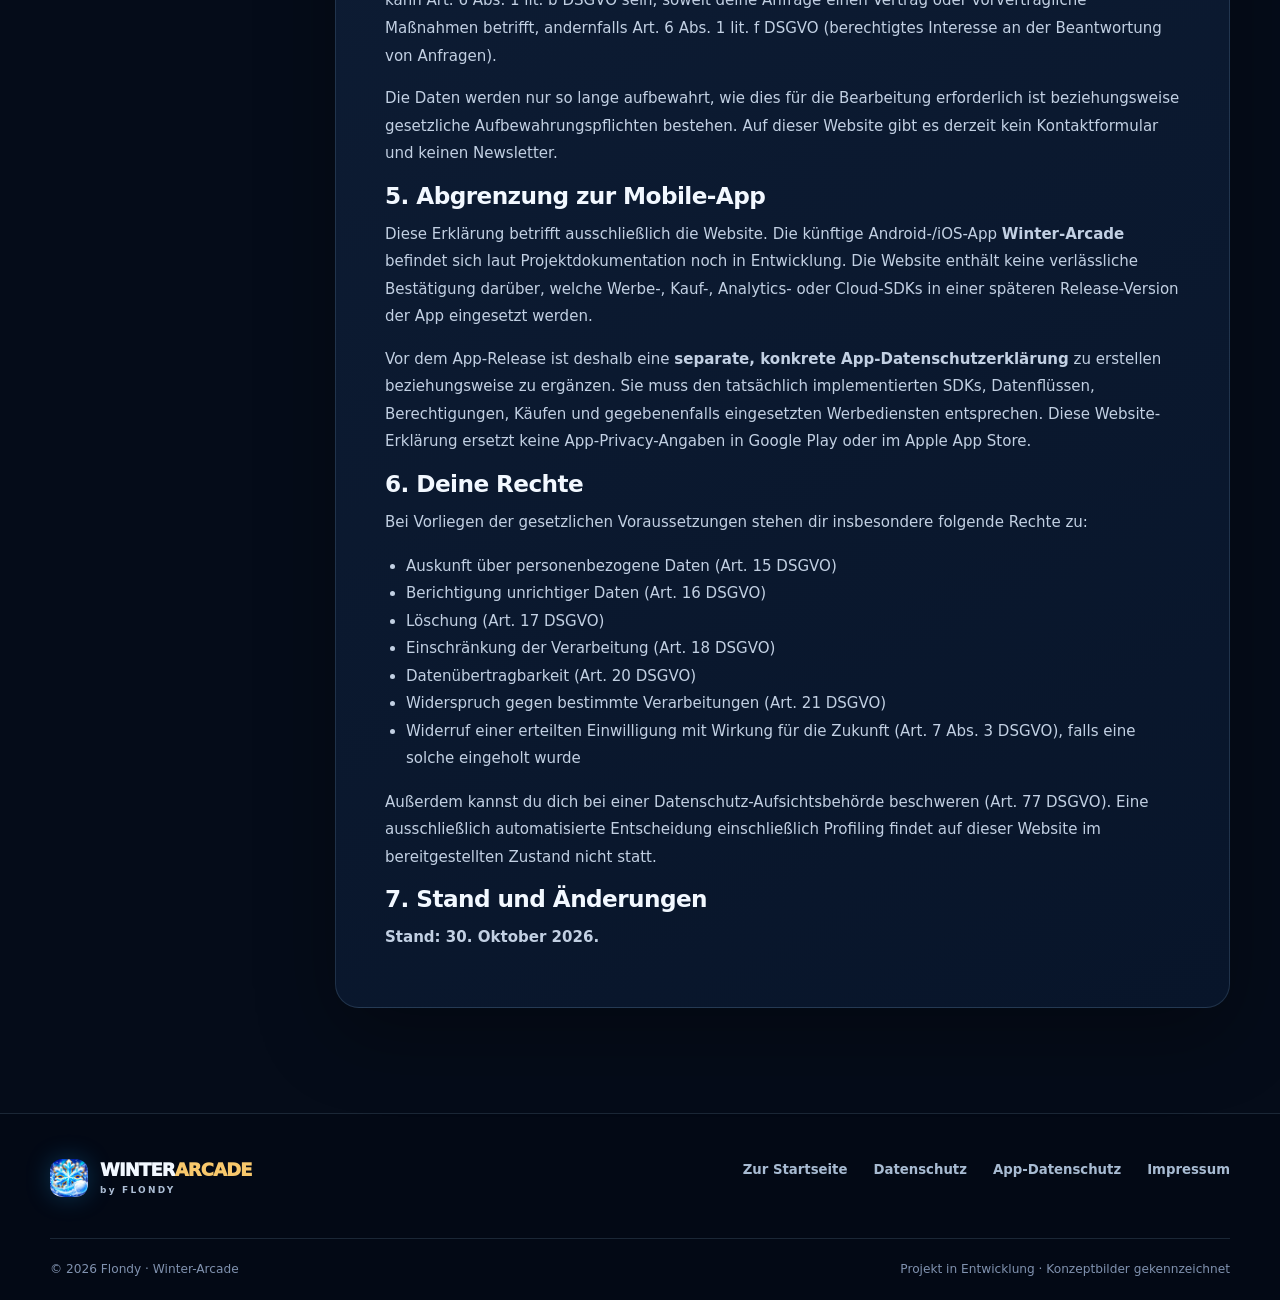
<file: datenschutz.html>
<!doctype html>
<html lang="de"><head><meta charset="utf-8"><meta name="viewport" content="width=device-width,initial-scale=1,viewport-fit=cover"><meta name="theme-color" content="#071125"><meta name="color-scheme" content="dark"><meta name="description" content="Datenschutzerklärung von Winter-Arcade, einem Mobile-Game-Projekt von Flondy."><link rel="icon" href="assets/favicon.png" type="image/png"><link rel="stylesheet" href="css/style.css"><title>Datenschutzerklärung | Winter-Arcade</title></head>
<body data-page="privacy" class="legal-page"><a class="skip-link" href="#main" data-i18n="skip">Zum Inhalt springen</a>
<header class="site-header"><div class="container header-inner"><a class="brand" href="index.html" data-preserve-lang aria-label="Winter-Arcade Startseite"><img src="assets/winter-arcade-icon.webp" alt="" width="42" height="42"><span>WINTER<span class="brand-gold">ARCADE</span><small>by FLONDY</small></span></a><button class="menu-toggle" type="button" aria-label="Menü öffnen" aria-expanded="false" aria-controls="primary-nav"><span></span><span></span><span></span></button><nav class="nav-links" id="primary-nav" aria-label="Hauptnavigation"><a href="index.html#spiele" data-i18n="navGames">Spiele</a><a href="index.html#features" data-i18n="navFeatures">Features</a><a href="index.html#galerie" data-i18n="navGallery">Galerie</a><div class="lang-toggle" role="group" aria-label="Sprache / Language"><button type="button" data-set-lang="de" aria-pressed="true">DE</button><button type="button" data-set-lang="en" aria-pressed="false">EN</button></div></nav></div></header>
<main id="main"><div class="container legal-hero"><a href="index.html" data-preserve-lang class="section-kicker">← <span data-i18n="legalBack">Zur Startseite</span></a><h1 data-i18n="legalPrivacyTitle">Datenschutzerklärung</h1><p data-i18n="legalPrivacyLead">Informationen zur Datenverarbeitung auf dieser Website. Diese Erklärung betrifft die Landingpage – nicht automatisch die spätere Mobile-App.</p></div><div class="legal-content"><div class="container legal-layout"><nav class="legal-side" aria-label="Inhaltsverzeichnis"><span class="section-kicker" data-i18n="legalToc">Auf dieser Seite</span><div data-lang-toc="de"><a href="#verantwortlicher">1. Verantwortlicher</a><a href="#hosting">2. Hosting durch GitHub Pages</a><a href="#cookies">3. Cookies, Tracking und externe Inhalte</a><a href="#kontakt">4. Kontaktaufnahme</a><a href="#apps">5. Abgrenzung zur Mobile-App</a><a href="#rechte">6. Deine Rechte</a><a href="#stand">7. Stand und Änderungen</a></div><div data-lang-toc="en" hidden><a href="#controller">1. Data controller</a><a href="#hostingen">2. Hosting with GitHub Pages</a><a href="#cookiesen">3. Cookies, tracking and external content</a><a href="#contacten">4. Contacting us</a><a href="#appsen">5. Mobile app privacy is separate</a><a href="#rightsen">6. Your rights</a><a href="#updateden">7. Last updated</a></div></nav><article class="legal-article"><div class="legal-block" data-langblock="de"><section id="verantwortlicher"><h2>1. Verantwortlicher</h2><p>Verantwortlich für die Verarbeitung personenbezogener Daten im Zusammenhang mit dieser Website ist:</p><div class="legal-definition"><p><strong>Flondy / Winter-Arcade</strong></p><p><strong>Marcel Single (Flondy Dev.)</strong><br>Westenbergstraße 3<br>88605 Meßkirch, Deutschland<br>E-Mail: <a href="mailto:flondy.dev@gmail.com">flondy.dev@gmail.com</a></p></div><p>Weitere Anbieterangaben findest du im <a href="https://flondy.github.io/app-store/impressum.html">Impressum</a>.</p></section><section id="hosting"><h2>2. Hosting durch GitHub Pages</h2><p>Diese statische Website ist zur Veröffentlichung über <strong>GitHub Pages</strong> vorbereitet. Bei entsprechendem Hosting werden die Inhalte technisch über GitHub bereitgestellt. GitHub gibt an, beim Aufruf einer GitHub-Pages-Seite insbesondere die IP-Adresse der Besuchenden aus Sicherheitsgründen zu protokollieren – unabhängig davon, ob sie bei GitHub angemeldet sind.</p><p>Beim Seitenaufruf können dabei technisch erforderliche Informationen wie IP-Adresse, Zeitpunkt und angeforderte Ressourcen verarbeitet werden. Die Verarbeitung erfolgt für die Bereitstellung, Sicherheit und Stabilität des Angebots auf Grundlage von Art. 6 Abs. 1 lit. f DSGVO (berechtigtes Interesse). Konkrete Speicherfristen und etwaige internationale Datenübermittlungen richten sich nach den technischen und datenschutzrechtlichen Rahmenbedingungen des Hosting-Anbieters.</p><p>GitHub: <a href="https://docs.github.com/en/pages/getting-started-with-github-pages/what-is-github-pages" rel="noopener noreferrer" target="_blank">Informationen zu GitHub Pages</a> · <a href="https://docs.github.com/en/site-policy/privacy-policies/github-general-privacy-statement" rel="noopener noreferrer" target="_blank">GitHub-Datenschutzhinweise</a>.</p></section><section id="cookies"><h2>3. Cookies, Tracking und externe Inhalte</h2><p>Diese Website setzt im bereitgestellten Ausgangszustand <strong>keine eigenen Cookies, kein Web-Analytics, keine Werbetracker und keine eingebetteten Drittanbieter-Videos</strong> ein. Auch die Schriftarten und Bilder werden lokal aus den Website-Dateien geladen. Die Sprachauswahl wird nur innerhalb der URL (Parameter <code>?lang=en</code>) und der aktuellen Seitenanzeige verwendet; es findet keine Speicherung im Browser mittels LocalStorage statt.</p><p>Das bloße Laden dieser Website bindet keine externen Schriften, Analyse-Dienste oder Social-Media-Widgets ein. Externe Websites werden erst beim Anklicken entsprechender Links aufgerufen. Die Behandlung von Daten durch diese externen Dienste bestimmt sich nach deren eigenen Datenschutzhinweisen.</p></section><section id="kontakt"><h2>4. Kontaktaufnahme</h2><p>Wenn du uns über eine nach Ergänzung des Impressums veröffentlichte E-Mail-Adresse kontaktierst, verarbeiten wir die Angaben, die du uns freiwillig mitteilst, um deine Anfrage zu bearbeiten. Grundlage kann Art. 6 Abs. 1 lit. b DSGVO sein, soweit deine Anfrage einen Vertrag oder vorvertragliche Maßnahmen betrifft, andernfalls Art. 6 Abs. 1 lit. f DSGVO (berechtigtes Interesse an der Beantwortung von Anfragen).</p><p>Die Daten werden nur so lange aufbewahrt, wie dies für die Bearbeitung erforderlich ist beziehungsweise gesetzliche Aufbewahrungspflichten bestehen. Auf dieser Website gibt es derzeit kein Kontaktformular und keinen Newsletter.</p></section><section id="apps"><h2>5. Abgrenzung zur Mobile-App</h2><p>Diese Erklärung betrifft ausschließlich die Website. Die künftige Android-/iOS-App <strong>Winter-Arcade</strong> befindet sich laut Projektdokumentation noch in Entwicklung. Die Website enthält keine verlässliche Bestätigung darüber, welche Werbe-, Kauf-, Analytics- oder Cloud-SDKs in einer späteren Release-Version der App eingesetzt werden.</p><p>Vor dem App-Release ist deshalb eine <strong>separate, konkrete App-Datenschutzerklärung</strong> zu erstellen beziehungsweise zu ergänzen. Sie muss den tatsächlich implementierten SDKs, Datenflüssen, Berechtigungen, Käufen und gegebenenfalls eingesetzten Werbediensten entsprechen. Diese Website-Erklärung ersetzt keine App-Privacy-Angaben in Google Play oder im Apple App Store.</p></section><section id="rechte"><h2>6. Deine Rechte</h2><p>Bei Vorliegen der gesetzlichen Voraussetzungen stehen dir insbesondere folgende Rechte zu:</p><ul><li>Auskunft über personenbezogene Daten (Art. 15 DSGVO)</li><li>Berichtigung unrichtiger Daten (Art. 16 DSGVO)</li><li>Löschung (Art. 17 DSGVO)</li><li>Einschränkung der Verarbeitung (Art. 18 DSGVO)</li><li>Datenübertragbarkeit (Art. 20 DSGVO)</li><li>Widerspruch gegen bestimmte Verarbeitungen (Art. 21 DSGVO)</li><li>Widerruf einer erteilten Einwilligung mit Wirkung für die Zukunft (Art. 7 Abs. 3 DSGVO), falls eine solche eingeholt wurde</li></ul><p>Außerdem kannst du dich bei einer Datenschutz-Aufsichtsbehörde beschweren (Art. 77 DSGVO). Eine ausschließlich automatisierte Entscheidung einschließlich Profiling findet auf dieser Website im bereitgestellten Zustand nicht statt.</p></section><section id="stand"><h2>7. Stand und Änderungen</h2><p><strong>Stand: 30. Oktober 2026.</strong></p></section></div><div class="legal-block" data-langblock="en" hidden><section id="controller"><h2>1. Data controller</h2><p>The party responsible for personal data processing in connection with this website is:</p><div class="legal-definition"><p><strong>Flondy / Winter-Arcade</strong></p><p><strong>Marcel Single (Flondy Dev.)</strong><br>Westenbergstraße 3<br>88605 Meßkirch, Germany<br>Email: <a href="mailto:flondy.dev@gmail.com">flondy.dev@gmail.com</a></p></div><p>Additional provider details are in the <a href="https://flondy.github.io/app-store/impressum.html">legal notice</a>.</p></section><section id="hostingen"><h2>2. Hosting with GitHub Pages</h2><p>This static site is prepared for publication through <strong>GitHub Pages</strong>. If hosted there, the site is delivered by GitHub. According to GitHub, visitors' IP addresses are logged for security purposes, regardless of their GitHub sign-in status.</p><p>Technically necessary information such as IP addresses, timestamps and requested resources may be processed to deliver, secure and maintain the site. The legal basis is Art. 6(1)(f) GDPR (legitimate interest). Retention periods and potential international transfers depend on the hosting provider's technical and privacy practices.</p><p>GitHub: <a href="https://docs.github.com/en/pages/getting-started-with-github-pages/what-is-github-pages" rel="noopener noreferrer" target="_blank">GitHub Pages documentation</a> · <a href="https://docs.github.com/en/site-policy/privacy-policies/github-general-privacy-statement" rel="noopener noreferrer" target="_blank">GitHub privacy statement</a>.</p></section><section id="cookiesen"><h2>3. Cookies, tracking and external content</h2><p>As delivered, this website uses <strong>no first-party cookies, analytics, advertising trackers or embedded third-party videos</strong>. Images and fonts are loaded locally. The selected language is reflected only in the URL (<code>?lang=en</code>) and the current page; LocalStorage is not used.</p><p>No external fonts, tracking services or social widgets are loaded automatically. External websites are opened only after a visitor clicks an outbound link, and those websites are governed by their own privacy notices.</p></section><section id="contacten"><h2>4. Contacting us</h2><p>If you email the address later published in the completed legal notice, the information you voluntarily provide will be processed to respond to your enquiry. The legal basis may be Art. 6(1)(b) GDPR for contract-related requests or Art. 6(1)(f) GDPR for other enquiries (legitimate interest in responding).</p><p>Messages are retained only as necessary to handle the request or to meet legal retention obligations. The website currently provides no contact form and no newsletter.</p></section><section id="appsen"><h2>5. Mobile app privacy is separate</h2><p>This policy covers the website only. The future <strong>Winter-Arcade</strong> Android/iOS app is still in development, and the documentation does not confirm which advertising, purchasing, analytics or cloud SDKs will be included in a future release.</p><p>Before the app launches, a separate, accurate app privacy policy must reflect the SDKs, permissions, purchases and data flows actually in use. This website policy does not replace privacy disclosures required by Google Play or the Apple App Store.</p></section><section id="rightsen"><h2>6. Your rights</h2><p>Subject to applicable legal requirements, you have rights including:</p><ul><li>Access (Art. 15 GDPR)</li><li>Rectification (Art. 16 GDPR)</li><li>Erasure (Art. 17 GDPR)</li><li>Restriction of processing (Art. 18 GDPR)</li><li>Data portability (Art. 20 GDPR)</li><li>Objection to certain processing (Art. 21 GDPR)</li><li>Withdrawal of consent for the future if consent was provided (Art. 7(3) GDPR)</li></ul><p>You may also lodge a complaint with a supervisory authority (Art. 77 GDPR). No solely automated decisions, including profiling, take place on this website as delivered.</p></section><section id="updateden"><h2>7. Last updated</h2><p><strong>30 October 2026.</strong></p></section></div></article></div></div></main>
<footer class="footer"><div class="container footer-grid"><div><a class="brand" href="index.html" data-preserve-lang><img src="assets/winter-arcade-icon.webp" alt="" width="38" height="38"><span>WINTER<span class="brand-gold">ARCADE</span><small>by FLONDY</small></span></a></div><div class="footer-links"><a href="index.html" data-preserve-lang data-i18n="legalBack">Zur Startseite</a><a href="datenschutz.html" data-preserve-lang data-i18n="privacy">Datenschutz</a><a href="app-datenschutz.html" data-preserve-lang data-i18n="appPrivacy">App-Datenschutz</a><a href="https://flondy.github.io/app-store/impressum.html" data-i18n="imprint">Impressum</a></div></div><div class="container footer-bottom"><span>© 2026 Flondy · Winter-Arcade</span><span data-i18n="footerStatus">Projekt in Entwicklung · Konzeptbilder gekennzeichnet</span></div></footer><script src="js/main.js" defer></script></body></html>
</file>
<file: css/style.css>
:root{--bg:#050c19;--bg2:#071426;--surface:#0d1a30;--surface2:#101e38;--ink:#f2f8ff;--muted:#adbed5;--ice:#6de9fc;--blue:#2a98f5;--gold:#f8c86c;--border:rgba(170,215,255,.14);--shadow:0 26px 80px rgba(0,0,0,.3);--radius:24px;color-scheme:dark;font-family:Inter,ui-sans-serif,system-ui,-apple-system,"Segoe UI",Roboto,Arial,sans-serif}*{box-sizing:border-box}html{scroll-behavior:smooth;scroll-padding-top:100px}body{margin:0;background:var(--bg);color:var(--ink);min-width:320px;overflow-x:hidden;line-height:1.6}body::before{content:"";position:absolute;inset:0 0 auto;height:1100px;pointer-events:none;background:radial-gradient(ellipse at 70% 8%,rgba(28,150,182,.21),transparent 38%),radial-gradient(ellipse at 28% 7%,rgba(55,54,160,.19),transparent 37%)}a{color:inherit;text-decoration:none}button{font:inherit}button,a{-webkit-tap-highlight-color:transparent}button:focus-visible,a:focus-visible,summary:focus-visible{outline:3px solid var(--ice);outline-offset:4px}img{max-width:100%;display:block}h1,h2,h3,p{margin-top:0}h1,h2,h3{line-height:1.12;letter-spacing:-.035em}p{color:var(--muted)}.container{width:min(1180px,calc(100% - 48px));margin-inline:auto}.section{position:relative;padding:105px 0}.section-kicker{display:block;color:var(--ice);font-size:.79rem;font-weight:850;letter-spacing:.22em;text-transform:uppercase;margin-bottom:15px}.section-heading{max-width:790px;margin-bottom:41px}.section-heading h2,.dev-grid h2,.faq-grid h2{font-size:clamp(2.1rem,4vw,3.6rem);margin-bottom:14px}.section-heading p,.dev-grid>div>p,.faq-grid>div>p{font-size:1.06rem;max-width:650px}.section-heading.center{text-align:center;margin-inline:auto}.section-heading.center p{margin-inline:auto}.gradient-text{background:linear-gradient(95deg,#f6fcff,#65daf4 42%,#4e90ff 78%,#f9da9e 110%);color:transparent;background-clip:text;-webkit-background-clip:text}.skip-link{position:fixed;z-index:999;top:-100px;left:20px;background:#fff;color:#000;padding:14px;border-radius:8px}.skip-link:focus{top:12px}.snow-layer{position:absolute;top:0;left:0;right:0;height:1050px;pointer-events:none;z-index:1;opacity:.22;background-image:radial-gradient(2px 2px at 12px 26px,#fff 99%,transparent),radial-gradient(1px 1px at 60px 90px,#fff 99%,transparent),radial-gradient(2px 2px at 90px 46px,#fff 99%,transparent);background-size:164px 134px}.snow-layer-two{opacity:.12;background-size:220px 170px;transform:translateY(36px)}.site-header{height:88px;position:sticky;top:0;z-index:40;background:rgba(6,14,30,.76);border-bottom:1px solid rgba(155,195,255,.1);backdrop-filter:blur(20px);-webkit-backdrop-filter:blur(20px)}.header-inner{display:flex;justify-content:space-between;align-items:center;height:100%;gap:30px}.brand{display:inline-flex;align-items:center;gap:12px;font-size:1.12rem;font-weight:950;letter-spacing:-.045em;line-height:.95;white-space:nowrap}.brand img{border-radius:12px;box-shadow:0 0 25px rgba(30,166,255,.25)}.brand-gold{color:var(--gold)}.brand small{display:block;color:var(--muted);font-size:.56rem;letter-spacing:.25em;font-weight:750;margin-top:8px}.nav-links{display:flex;align-items:center;gap:28px}.nav-links>a{font-size:.88rem;font-weight:700;color:#c6d3e7;transition:color .2s}.nav-links>a:hover,.footer-links a:hover{color:var(--ice)}.lang-toggle{display:flex;gap:2px;padding:3px;border:1px solid var(--border);border-radius:100px;background:rgba(255,255,255,.035)}.lang-toggle button{min-width:41px;border:0;color:#93a8c4;background:none;cursor:pointer;border-radius:100px;padding:6px 7px;font-size:.75rem;font-weight:850}.lang-toggle button[aria-pressed="true"]{background:#b1f6ff;color:#06152b}.menu-toggle{display:none;border:0;background:transparent;padding:8px;cursor:pointer}.menu-toggle span{display:block;height:2px;width:23px;background:white;margin:5px;border-radius:1px}.hero{padding-top:88px;padding-bottom:36px;min-height:710px;isolation:isolate;overflow:hidden}.aurora{position:absolute;filter:blur(60px);z-index:-1;opacity:.32;pointer-events:none}.aurora-one{width:580px;height:490px;right:7%;top:2%;background:conic-gradient(from 140deg,#6dfbea,#144ff5,#8f62ff,#07a39b,#6dfbea);border-radius:50%}.aurora-two{width:350px;height:200px;left:5%;bottom:0;background:#123c9a;opacity:.16;border-radius:50%}.hero-grid{display:grid;grid-template-columns:1.09fr .91fr;gap:50px;align-items:center}.hero-content{padding:35px 0 20px;position:relative;z-index:2}.eyebrow{display:inline-flex;gap:11px;align-items:center;border:1px solid rgba(109,233,252,.23);border-radius:99px;padding:9px 14px;font-size:.71rem;font-weight:900;letter-spacing:.15em;color:#bcecf6;background:rgba(16,72,105,.19)}.pulse-dot,.status-light{display:inline-block;flex:none;width:8px;height:8px;border-radius:100%;background:#63ebc3;box-shadow:0 0 14px rgba(99,235,195,.65)}.hero h1{font-size:clamp(3.2rem,5.7vw,5.5rem);letter-spacing:-.06em;margin:27px 0 25px;line-height:1.05}.hero-lead{max-width:580px;font-size:1.12rem;line-height:1.75}.hero-actions{display:flex;gap:13px;flex-wrap:wrap;margin-top:33px}.btn{display:inline-flex;gap:11px;align-items:center;justify-content:center;min-height:53px;padding:12px 23px;border-radius:13px;font-size:.92rem;font-weight:800;transition:transform .2s,background .2s,border-color .2s}.btn:hover{transform:translateY(-3px)}.btn-primary{background:linear-gradient(120deg,#baf8ff,#5db9fc);color:#061c33;box-shadow:0 12px 36px rgba(47,176,242,.25)}.btn-outline{border:1px solid rgba(170,218,255,.29);background:rgba(255,255,255,.04)}.btn-outline:hover{background:rgba(255,255,255,.08)}.hero-note{display:flex;align-items:center;gap:9px;font-size:.79rem;color:#aebed3;margin-top:23px}.hero-note .status-light{width:7px;height:7px}.hero-metrics{display:flex;gap:42px;margin-top:43px;padding-top:24px;border-top:1px solid var(--border);max-width:500px}.hero-metrics div{display:flex;flex-direction:column}.hero-metrics b{font-size:1.7rem;line-height:1.1}.hero-metrics span{color:#879cb8;font-size:.8rem;margin-top:6px}.hero-visual{min-height:660px;position:relative;display:flex;align-items:center;justify-content:center}.halo{position:absolute;border:1px solid rgba(110,219,255,.14);border-radius:50%;width:510px;height:510px;transform:rotate(-18deg)}.halo-b{width:600px;height:600px;border-style:dashed;opacity:.45}.phone{position:relative;width:300px;height:610px;padding:10px;border-radius:44px;background:linear-gradient(155deg,#35537a,#060a16 42%,#3c75af 77%,#02060d);border:2px solid rgba(209,235,255,.4);box-shadow:0 34px 90px rgba(0,0,0,.7),0 0 80px rgba(58,168,250,.16);transform:rotate(8deg);z-index:2}.phone-screen{width:100%;height:100%;border-radius:35px;overflow:hidden;background:#0d2342}.phone-screen img{height:100%;width:100%;object-fit:cover}.phone-speaker{position:absolute;z-index:3;left:50%;top:15px;transform:translateX(-50%);width:80px;height:15px;background:#050b1c;border-radius:30px}.phone-reflection{position:absolute;inset:9px;border-radius:36px;pointer-events:none;background:linear-gradient(135deg,rgba(255,255,255,.2),transparent 25% 70%,rgba(48,171,255,.13));opacity:.55}.orbit-label{position:absolute;padding:12px 18px;border:1px solid rgba(115,226,255,.25);background:rgba(11,29,55,.8);color:#e6faff;backdrop-filter:blur(12px);border-radius:12px;letter-spacing:.12em;font-size:.66rem;font-weight:900;box-shadow:var(--shadow);z-index:4}.orbit-one{top:73px;right:-2px;transform:rotate(6deg)}.orbit-one span{color:var(--ice)}.orbit-two{bottom:93px;left:-25px;transform:rotate(-7deg)}.floating-token{position:absolute;border-radius:50%;display:grid;place-items:center;font-size:2.4rem;z-index:3;box-shadow:0 10px 35px #0007}.token-star{height:74px;width:74px;top:126px;left:2%;background:linear-gradient(130deg,#ffeeb7,#f2a732);color:#996000;transform:rotate(-15deg)}.token-flake{height:75px;width:75px;bottom:87px;right:5%;background:linear-gradient(130deg,#d4faff,#328cde);color:#0d4174}.hero-bottom{display:flex;align-items:center;justify-content:space-between;gap:24px;font-size:.76rem;color:#8fa9c2;margin-top:20px}.scroll-hint{height:35px;width:35px;display:grid;place-items:center;border-radius:50%;border:1px solid var(--border);font-size:1.2rem}.games-section{background:linear-gradient(180deg,#071123,#08142b 48%,#050d1b)}.games-grid{display:grid;grid-template-columns:repeat(3,minmax(0,1fr));gap:21px}.game-card{min-width:0;overflow:hidden;background:linear-gradient(150deg,#142c49,#0d192e);border:1px solid rgba(120,173,233,.18);border-radius:22px;transition:transform .25s,box-shadow .25s,border-color .25s;box-shadow:0 15px 48px rgba(0,0,0,.15)}.game-card:hover{transform:translateY(-8px);box-shadow:0 20px 65px rgba(20,80,155,.18);border-color:rgba(109,233,252,.4)}.game-photo{height:295px;overflow:hidden;position:relative;background:#102141}.game-photo::after{content:"";position:absolute;inset:46% 0 0;background:linear-gradient(transparent,rgba(5,13,32,.35))}.game-photo img{height:100%;width:100%;object-fit:cover;object-position:center 43%;transition:transform .45s}.game-card:hover .game-photo img{transform:scale(1.06)}.game-number{position:absolute;top:16px;left:16px;z-index:2;background:rgba(5,15,36,.74);backdrop-filter:blur(10px);border:1px solid rgba(255,255,255,.2);border-radius:7px;padding:5px 10px;letter-spacing:.1em;font-size:.7rem;font-weight:900}.game-info{padding:23px 23px 19px}.game-tags{display:flex;gap:7px;flex-wrap:wrap;margin-bottom:13px}.game-tags span{border-radius:5px;background:rgba(77,185,238,.11);color:#91e9ff;padding:4px 8px;font-size:.65rem;letter-spacing:.08em;font-weight:850}.game-info h3{font-size:1.51rem;margin-bottom:13px;letter-spacing:-.025em}.game-info p{font-size:.9rem;min-height:86px;line-height:1.65}.game-footer{border-top:1px solid var(--border);padding-top:14px;display:flex;justify-content:space-between;align-items:center;font-size:.8rem;color:#cee9fa;font-weight:750}.small-arrow{font-size:1.4rem;color:var(--ice)}.game-card.survivors .game-tags span{color:#ffcf91;background:#ffac5824}.game-card.push .game-tags span{color:#f6a5d8;background:#ec69c525}.game-card.echo .game-tags span{color:#c5aaff;background:#9959f02a}.feature-section{background:#071021}.features-grid{display:grid;grid-template-columns:repeat(4,minmax(0,1fr));gap:16px}.feature-panel{padding:28px 24px 21px;border-radius:19px;border:1px solid var(--border);background:linear-gradient(145deg,rgba(25,51,86,.74),rgba(10,25,48,.75))}.feature-icon{font-size:2rem;color:#91e8ff;display:block;line-height:1;margin-bottom:23px}.feature-panel h3{font-size:1.14rem;letter-spacing:-.02em}.feature-panel p{font-size:.85rem;line-height:1.7;margin-bottom:0}.showcase-section{background:linear-gradient(#071021,#0b1630)}.heading-row{max-width:none;display:flex;align-items:end;justify-content:space-between;gap:24px}.gallery-arrows{display:flex;gap:9px}.circle-btn{border:1px solid var(--border);background:#142541;color:#fff;border-radius:50%;width:46px;height:46px;font-size:1.4rem;cursor:pointer}.circle-btn:hover{border-color:var(--ice);color:var(--ice)}.gallery-track{display:flex;gap:20px;overflow-x:auto;scroll-snap-type:x mandatory;padding:6px 2px 22px;scrollbar-width:thin;scrollbar-color:#437aa6 #0d1830}.gallery-tile{flex:0 0 clamp(210px,23vw,264px);min-width:0;border-radius:17px;border:1px solid var(--border);padding:0;background:var(--surface);cursor:zoom-in;overflow:hidden;scroll-snap-align:start;text-align:left;color:#fff;transition:transform .2s}.gallery-tile:hover{transform:translateY(-4px)}.gallery-tile img{width:100%;aspect-ratio:941/1500;object-fit:cover;object-position:top}.gallery-tile>span{display:block;padding:14px 15px;font-weight:800;font-size:.87rem}.gallery-disclaimer{display:flex;gap:10px;align-items:start;margin:17px 0 0;font-size:.82rem;color:#b6c8dd}.dev-section{background:#071021}.dev-grid{display:grid;grid-template-columns:1fr 1fr;gap:85px;align-items:center}.status-block{border:1px solid rgba(100,220,187,.25);background:rgba(13,70,64,.14);border-radius:17px;padding:18px 22px;margin-top:28px}.status-label{color:#c4f7e9;font-weight:800;font-size:.85rem;display:flex;gap:9px;align-items:center}.status-block p{font-size:.79rem;margin:10px 0 0}.roadmap{position:relative;background:linear-gradient(145deg,#13233d,#0a172b);border:1px solid var(--border);border-radius:23px;padding:32px 31px 20px;box-shadow:var(--shadow)}.roadmap::before{position:absolute;content:"";left:50px;top:55px;bottom:65px;width:1px;background:linear-gradient(var(--ice),#52769b55)}.roadmap-item{display:flex;gap:23px;position:relative;margin-bottom:34px}.roadmap-item:last-child{margin-bottom:0}.roadmap-marker{z-index:1;height:38px;width:38px;border-radius:50%;flex:none;display:grid;place-items:center;border:1px solid #526b8b;color:#a4b8d0;background:#15243b;font-size:1.1rem}.roadmap-item.done .roadmap-marker{color:#053d44;background:#91f1e8;border-color:#91f1e8}.roadmap-item.active .roadmap-marker{color:#ffe6a8;border-color:#dbaa68}.roadmap-item strong{display:block;font-size:1.05rem;margin:4px 0 6px}.roadmap-item p{font-size:.88rem;line-height:1.6;margin-bottom:0}.cta-section{padding-top:45px;padding-bottom:100px;background:#071021}.cta-card{position:relative;overflow:hidden;border-radius:30px;border:1px solid rgba(117,205,255,.35);background:radial-gradient(ellipse at 85% 20%,rgba(65,137,218,.26),transparent 46%),linear-gradient(100deg,#112847,#102037 60%,#0c1f3c);padding:45px 50px;display:grid;grid-template-columns:125px 1fr;gap:35px;align-items:center;box-shadow:0 25px 80px rgba(14,72,130,.14)}.cta-card>img{border-radius:26px;box-shadow:0 12px 50px rgba(29,172,245,.27)}.cta-card h2{font-size:clamp(1.9rem,3.7vw,3.2rem);margin-bottom:10px}.cta-card p{max-width:750px}.store-actions{display:flex;align-items:center;flex-wrap:wrap;gap:12px;margin-top:23px}.store-pill{display:inline-flex;align-items:center;gap:10px;border:1px solid rgba(225,238,255,.18);color:#d4e0ed;padding:8px 14px;border-radius:11px;background:#07162bc2;min-width:155px;opacity:.85;font-weight:780;font-size:.84rem}.store-logo{font-size:1.7rem}.store-pill small{display:block;color:#85a0b9;font-size:.67rem;font-weight:600}.studio-link{color:#a6f1ff;font-weight:750;font-size:.8rem;padding:8px}.studio-link:hover{text-decoration:underline}.faq-section{background:#050c19;padding-top:30px}.faq-grid{display:grid;grid-template-columns:.8fr 1.2fr;gap:90px}.faq-items details{border-bottom:1px solid var(--border);padding:7px 0 20px}.faq-items summary{padding:13px 28px 13px 0;cursor:pointer;list-style:none;font-weight:800;position:relative}.faq-items summary::after{content:"+";position:absolute;right:0;font-size:1.4rem;color:var(--ice);top:9px}.faq-items details[open] summary::after{content:"−"}.faq-items summary::-webkit-details-marker{display:none}.faq-items p{font-size:.89rem;margin:6px 0 0;max-width:660px}.footer{background:#030915;border-top:1px solid var(--border);padding:45px 0 22px}.footer-grid{display:flex;justify-content:space-between;align-items:start;gap:20px}.footer-grid>div>p{font-size:.85rem;margin:18px 0 0}.footer-links{display:flex;flex-wrap:wrap;gap:26px;font-size:.83rem;color:#a8bbd2;font-weight:650}.footer-bottom{border-top:1px solid var(--border);margin-top:33px;padding-top:21px;display:flex;justify-content:space-between;gap:15px;color:#8092af;font-size:.76rem}.lightbox{background:rgba(5,13,29,.96);border:1px solid rgba(158,221,255,.3);border-radius:18px;padding:20px;max-width:min(90vw,680px);max-height:93vh;box-shadow:0 30px 90px #000b;color:#fff}.lightbox::backdrop{background:rgba(0,0,0,.85);backdrop-filter:blur(12px)}.lightbox figure{margin:0}.lightbox img{display:block;margin:0 auto;max-height:78vh;width:auto;max-width:100%;border-radius:8px}.lightbox figcaption{text-align:center;padding-top:14px;color:#b8cce5;font-size:.85rem}.lightbox-close{position:fixed;right:clamp(14px,6vw,55px);top:18px;border:1px solid #ffffff55;background:#132b49;color:#fff;border-radius:50%;height:46px;width:46px;font-size:1.9rem;cursor:pointer}
/* Legal documents */
.legal-page{background:radial-gradient(ellipse at 75% -7%,rgba(28,110,153,.25),transparent 36%),#050c19}.legal-hero{padding:110px 0 38px}.legal-hero h1{font-size:clamp(2.8rem,6vw,5rem);margin-bottom:12px}.legal-hero p{max-width:740px;font-size:1.03rem}.legal-content{padding:26px 0 105px}.legal-layout{display:grid;grid-template-columns:230px 1fr;gap:55px;align-items:start}.legal-side{position:sticky;top:125px;display:flex;flex-direction:column;gap:8px}.legal-side a{font-size:.87rem;color:#a7bbd3;padding:11px 15px;border-radius:8px;border:1px solid transparent}.legal-side a:hover{color:var(--ice);border-color:var(--border);background:#13233c}.legal-article{border-radius:24px;border:1px solid var(--border);background:linear-gradient(150deg,#102039,#08152a);padding:40px 49px;box-shadow:var(--shadow)}.legal-article h2{font-size:1.45rem;letter-spacing:-.025em;margin:35px 0 12px}.legal-article h2:first-child{margin-top:0}.legal-article p,.legal-article li{font-size:.94rem;line-height:1.83;color:#c2d0e3}.legal-article ul{padding-left:21px}.legal-article a:not(.btn){color:#9ce8ff;text-decoration:underline;text-underline-offset:3px}.legal-article section{scroll-margin-top:100px}.legal-warning{border:1px solid #e2ae5e77;background:#80622419;border-radius:14px;padding:17px 20px;margin:0 0 30px;color:#f8dba9;line-height:1.65}.legal-warning strong{display:block;color:#ffdfaa;margin-bottom:6px}.placeholder{display:inline-block;color:#ffe29b;background:#79530b3b;border-radius:4px;padding:1px 5px;font-weight:700}.legal-footer-note{font-size:.8rem;color:#8faac5;margin-top:24px}.legal-block[hidden]{display:none!important}.legal-definition{border-left:3px solid #7ce7fa;padding:4px 0 4px 18px;margin:23px 0}.legal-definition p{margin-bottom:7px}
@media(max-width:1120px){.nav-links{gap:18px}.hero-grid{gap:25px}.hero-visual{min-height:585px}.phone{width:270px;height:555px}.hero h1{font-size:clamp(3.15rem,5.2vw,4.7rem)}.orbit-one{right:-20px}.features-grid{grid-template-columns:repeat(2,1fr)}}
@media(max-width:850px){.section{padding:75px 0}.site-header{height:77px}.menu-toggle{display:block}.nav-links{display:none;position:absolute;top:76px;left:0;right:0;background:#09162bf7;backdrop-filter:blur(20px);padding:25px 24px;flex-direction:column;align-items:stretch;border-bottom:1px solid var(--border);gap:20px}.nav-links.open{display:flex}.nav-links>a{font-size:1rem}.lang-toggle{align-self:flex-start}.hero{padding-top:65px}.hero-grid{grid-template-columns:1fr;text-align:center}.hero-content{padding:0;max-width:690px;margin:auto}.hero-lead{margin-inline:auto}.hero-actions,.hero-note{justify-content:center}.hero-metrics{margin-inline:auto;justify-content:space-around}.hero-visual{min-height:560px}.orbit-one{right:10%}.orbit-two{left:10%}.hero-bottom{margin-top:0}.games-grid{grid-template-columns:repeat(2,minmax(0,1fr))}.game-photo{height:320px}.dev-grid,.faq-grid{grid-template-columns:1fr;gap:35px}.cta-section{padding-top:0}.legal-layout{grid-template-columns:1fr;gap:25px}.legal-side{position:static;flex-direction:row;flex-wrap:wrap}.legal-side a{font-size:.8rem;padding:8px 12px}.legal-hero{padding:78px 0 24px}.legal-content{padding-top:10px}}
@media(max-width:600px){.container{width:min(100% - 32px,1180px)}.section{padding:65px 0}.hero{padding-top:60px;padding-bottom:32px}.hero h1{font-size:clamp(2.8rem,10vw,4.1rem)}.hero-lead{font-size:.98rem;line-height:1.7}.hero-actions .btn{min-height:48px;padding:11px 14px;font-size:.82rem}.eyebrow{letter-spacing:.08em;font-size:.62rem}.hero-metrics{gap:18px}.hero-metrics b{font-size:1.4rem}.hero-metrics span{font-size:.73rem}.hero-visual{min-height:480px}.phone{width:225px;height:459px;border-radius:34px;padding:7px;transform:rotate(5deg)}.phone-screen{border-radius:28px}.phone-speaker{top:10px}.halo{width:350px;height:350px}.halo-b{width:435px;height:435px}.orbit-label{font-size:.49rem;padding:8px 10px}.orbit-one{top:35px;right:-2px}.orbit-two{bottom:40px;left:0}.floating-token{height:47px;width:47px;font-size:1.5rem}.token-star{top:55px;left:5px}.token-flake{right:0;bottom:60px}.hero-bottom{font-size:.68rem}.games-grid{grid-template-columns:1fr;gap:18px}.game-photo{height:350px}.game-info p{min-height:0}.section-heading h2,.dev-grid h2,.faq-grid h2{font-size:2.05rem}.features-grid{grid-template-columns:1fr}.feature-panel{padding:23px}.heading-row{align-items:center}.gallery-arrows{flex:none}.gallery-arrows button{width:37px;height:37px}.gallery-tile{flex-basis:205px}.cta-card{grid-template-columns:1fr;padding:30px 24px;gap:18px}.cta-card>img{height:85px;width:85px;border-radius:20px}.store-actions{align-items:flex-start}.footer-grid{display:block}.footer-links{margin-top:24px;gap:17px}.footer-bottom{display:block}.footer-bottom span{display:block;margin-bottom:5px}.legal-article{padding:25px 20px}.legal-article h2{font-size:1.25rem}.legal-hero h1{font-size:2.8rem}.legal-side{gap:3px}.legal-side a{font-size:.76rem}.faq-section{padding-top:25px}}
@media(prefers-reduced-motion:reduce){*,*::before,*::after{scroll-behavior:auto!important;transition-duration:.01ms!important;animation-duration:.01ms!important}}
</file>
